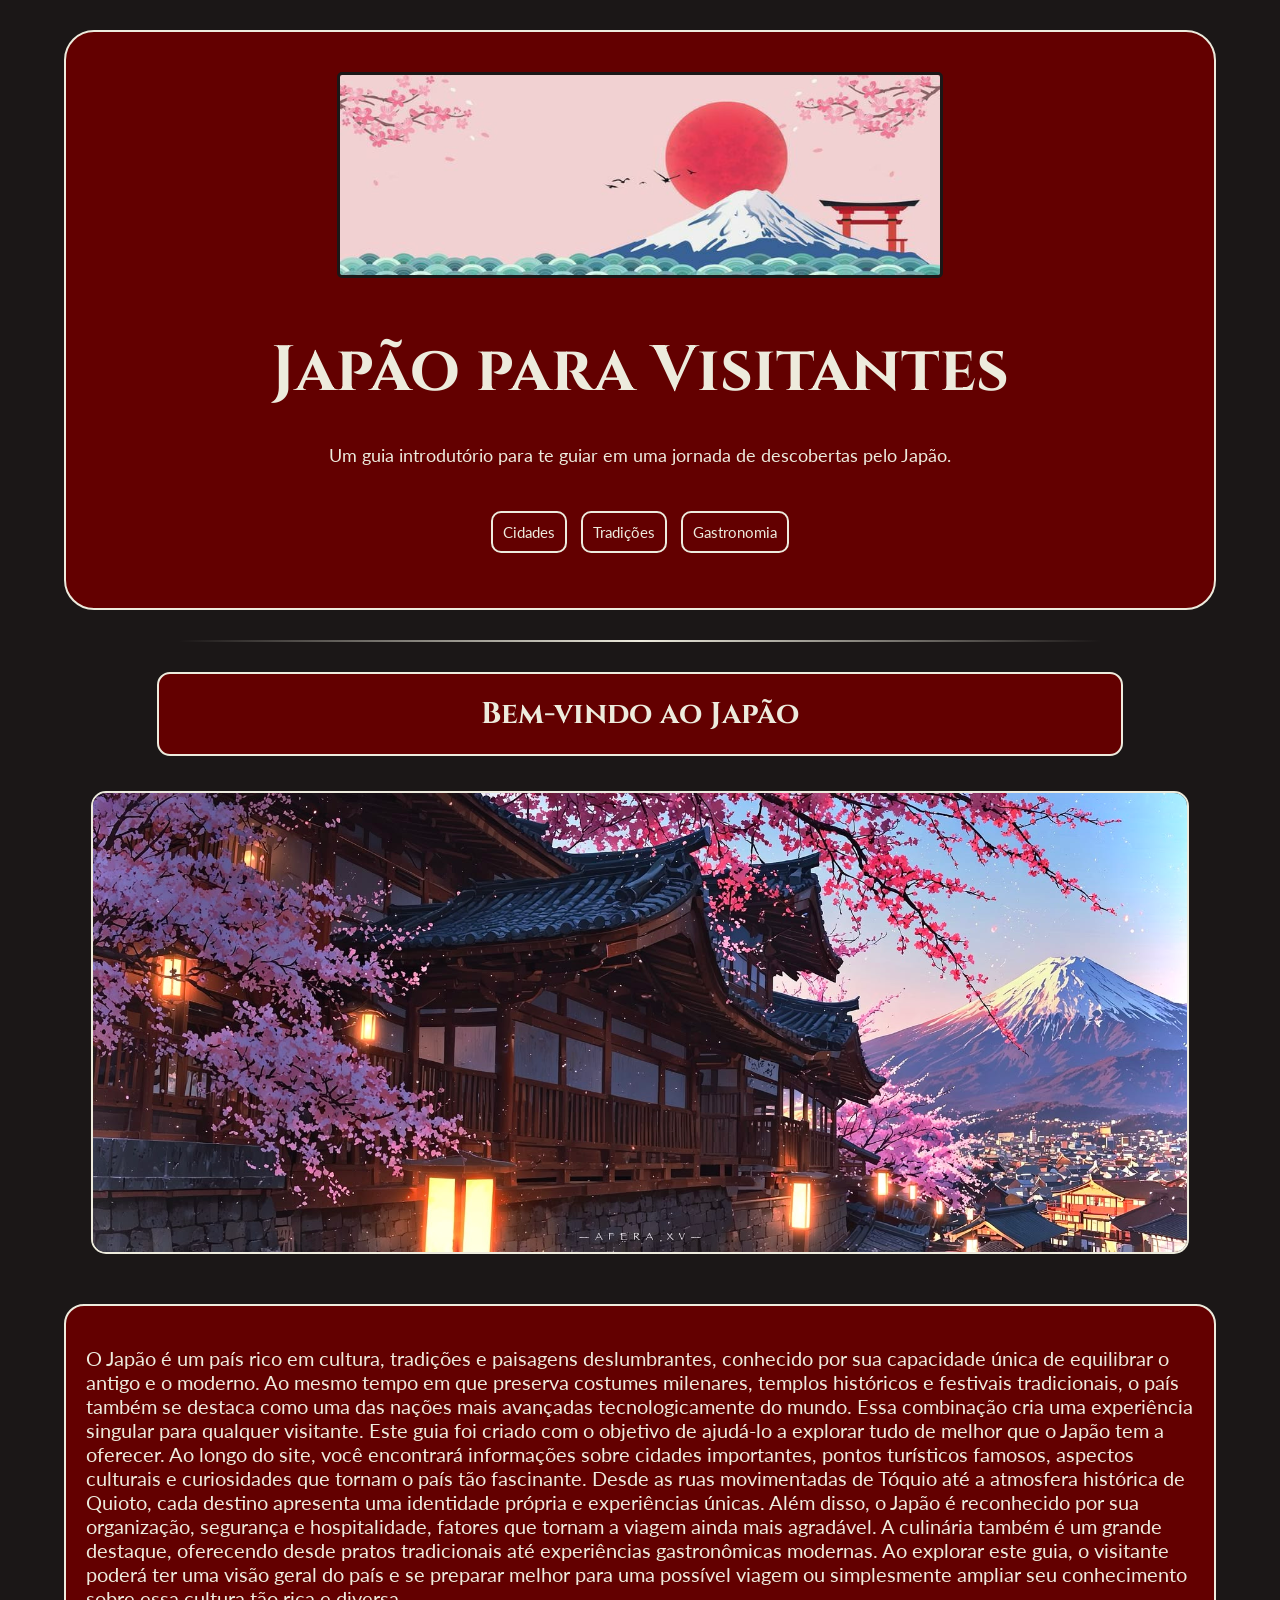
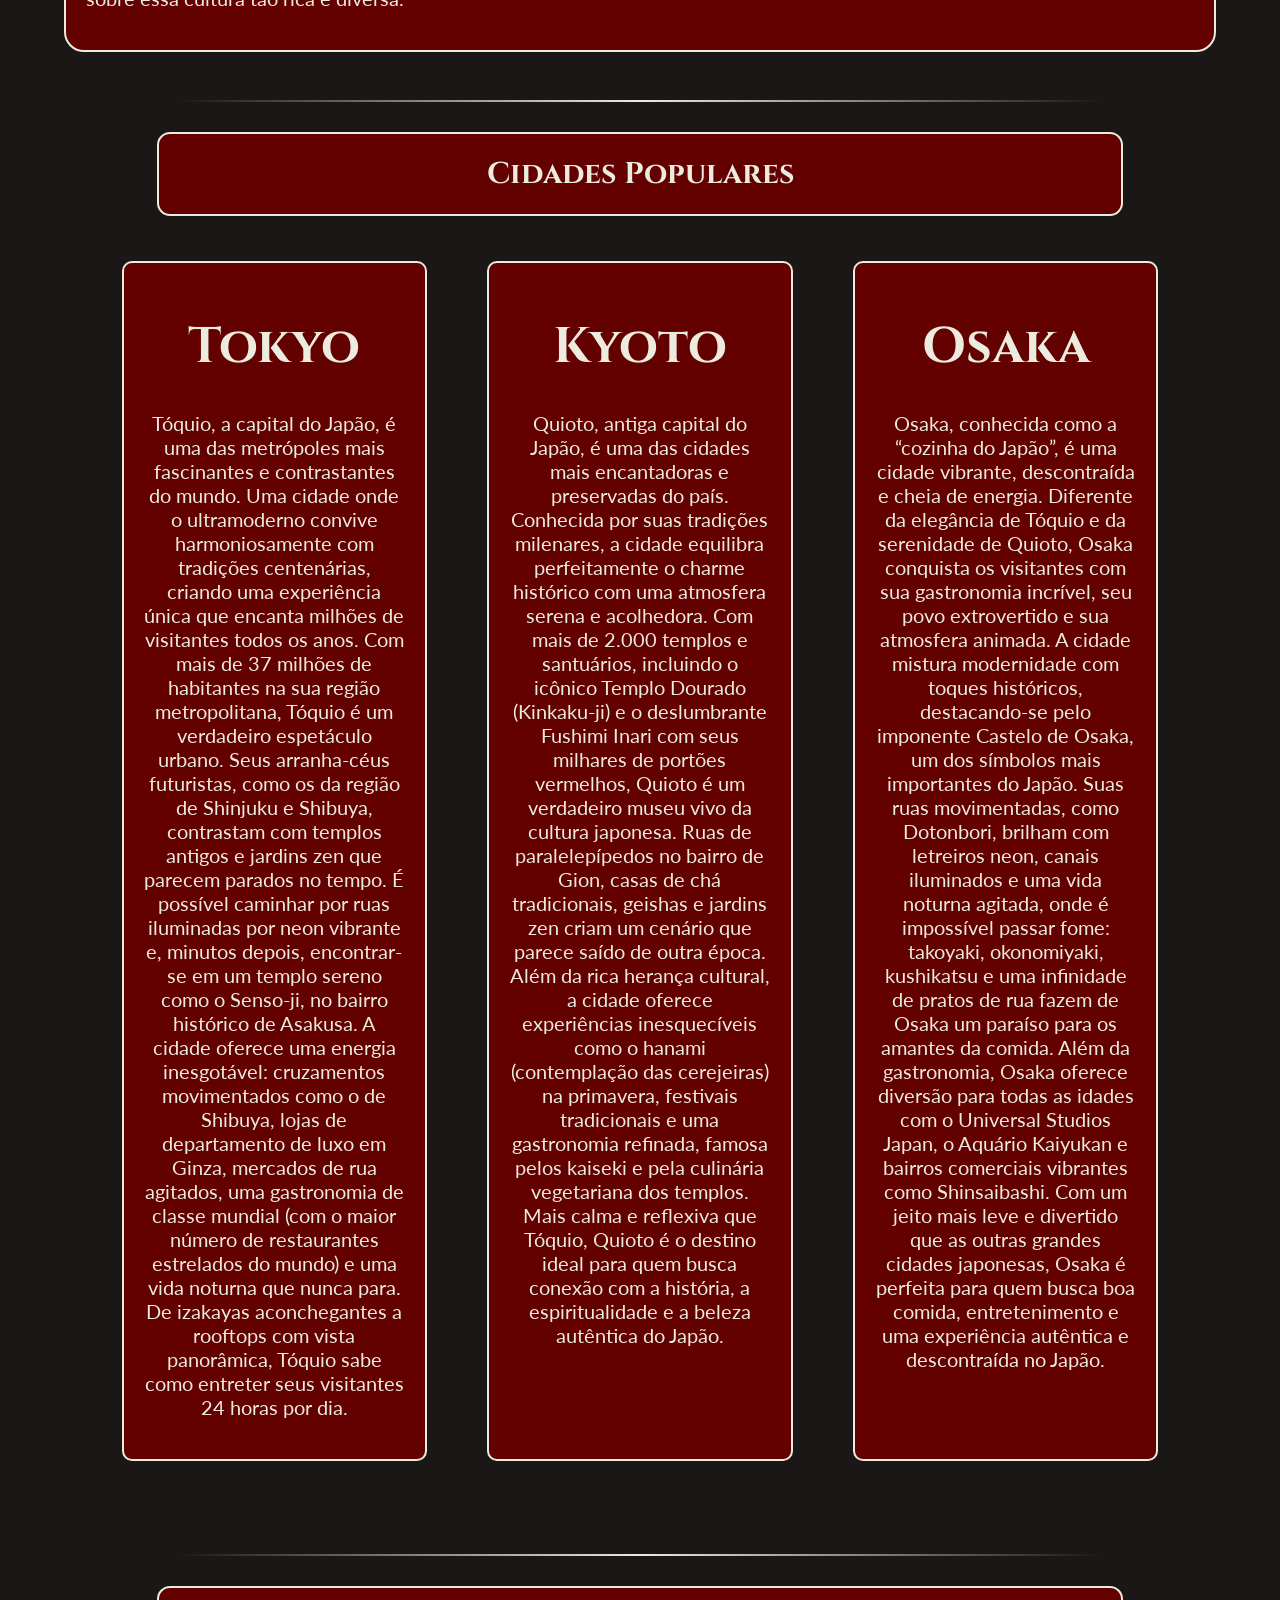
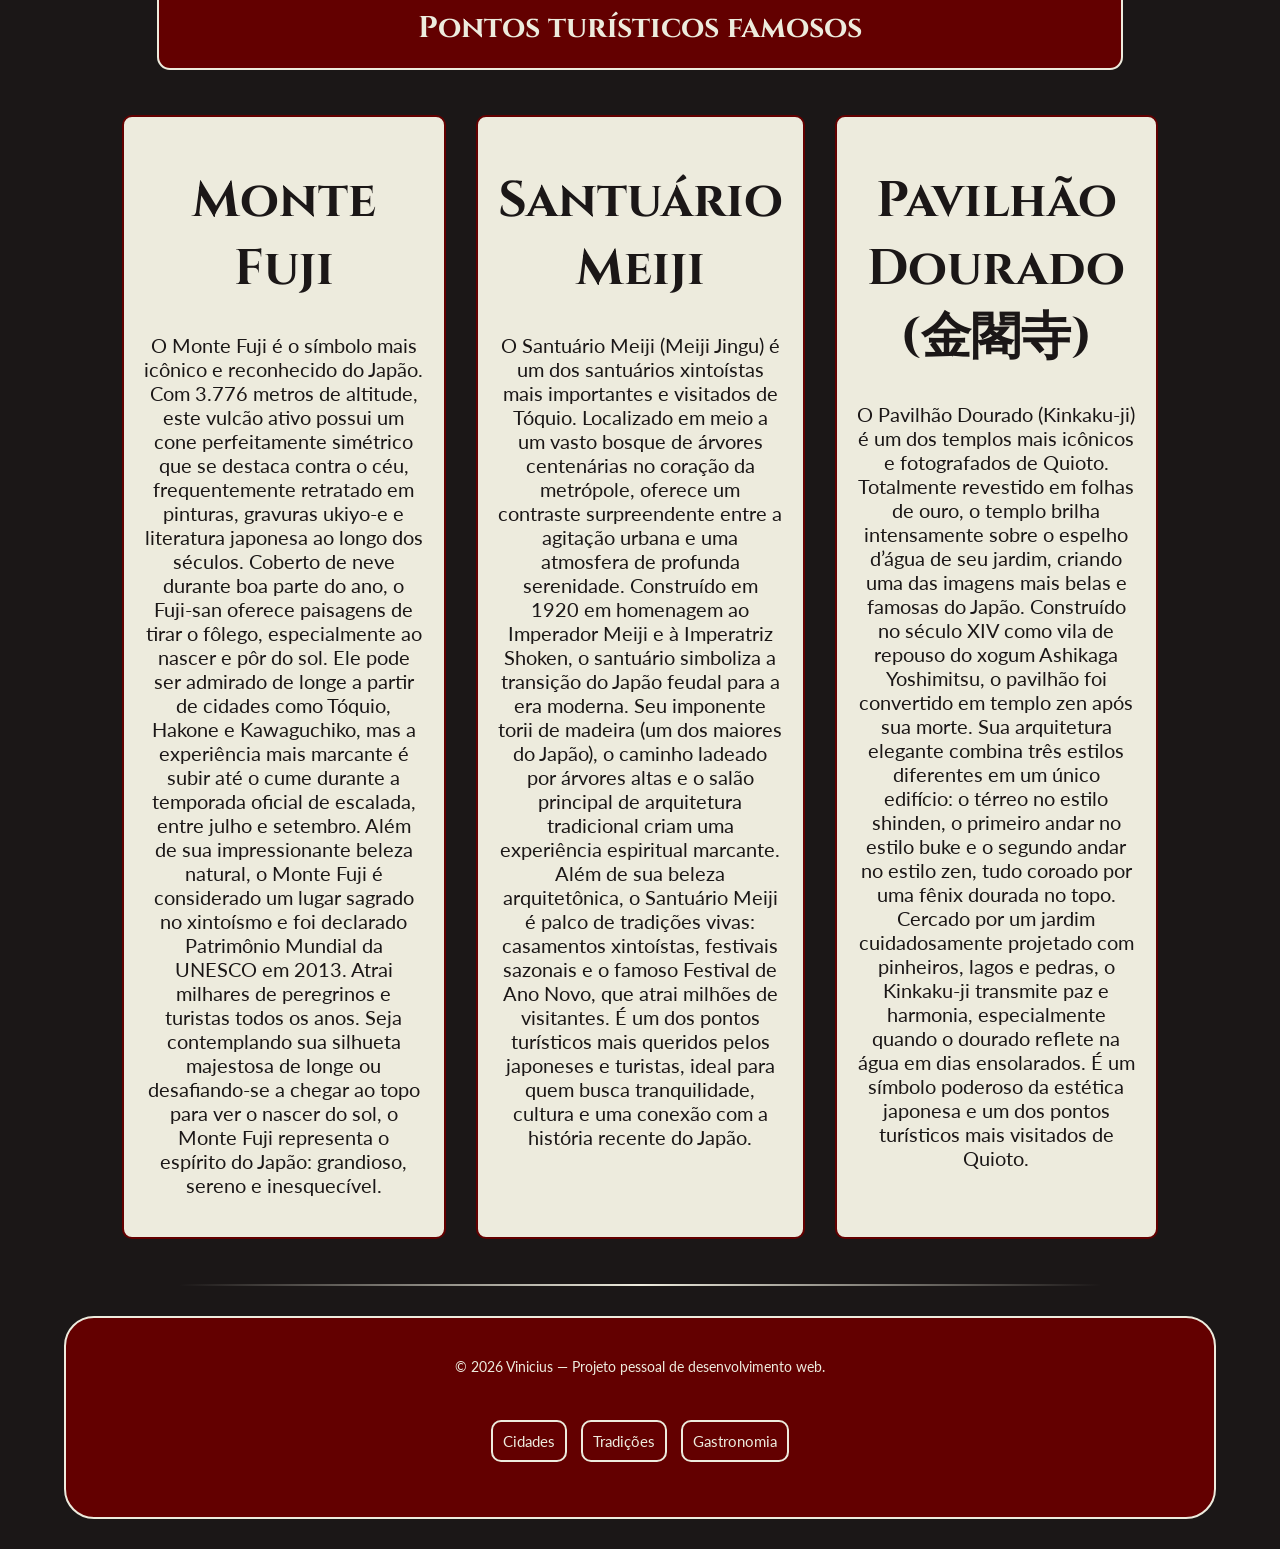
<file: index.html>
<!DOCTYPE html>
<html lang="pt-br">
<head>
    <meta charset="UTF-8">
    <meta name="viewport" content="width=device-width, initial-scale=1.0">
    <title>日本 Para Visitantes</title>
    <link rel="stylesheet" href="style.css">
    <link href="https://fonts.googleapis.com/css2?family=Cinzel&family=Lato:wght@400;700&display=swap" rel="stylesheet">
</head>
    <header>
        <img class="bannercenter" src="imagens/japan-banner.jpg" width="600" height="200" alt="Bandeira do Japão">

            <h1 class="titulo1">Japão para Visitantes</h1>
            <p class="textoboasvindas">Um guia introdutório para te guiar em uma jornada de descobertas pelo Japão.</p>

    <div class="headerfooter">
        <nav>
            <a href="cidades.html">Cidades</a>
            <a href="tradicoes.html">Tradições</a>
            <a href="gastronomia.html">Gastronomia</a>
        </nav>
    </div>
    </header>
<body>

<hr>

    <h2 class="boasvindas">Bem-vindo ao Japão</h2>
        <img class="imagemdeapresentação" src="imagens/japao-fundo.jpg" alt="Paisagem japonesa">
            <section class="sobre">
                <p>O Japão é um país rico em cultura, tradições e paisagens deslumbrantes, conhecido por sua capacidade única de equilibrar o antigo e o moderno. Ao mesmo tempo em que preserva costumes milenares, templos históricos e festivais tradicionais, o país também se destaca como uma das nações mais avançadas tecnologicamente do mundo. Essa combinação cria uma experiência singular para qualquer visitante.
                Este guia foi criado com o objetivo de ajudá-lo a explorar tudo de melhor que o Japão tem a oferecer. Ao longo do site, você encontrará informações sobre cidades importantes, pontos turísticos famosos, aspectos culturais e curiosidades que tornam o país tão fascinante. Desde as ruas movimentadas de Tóquio até a atmosfera histórica de Quioto, cada destino apresenta uma identidade própria e experiências únicas.
                Além disso, o Japão é reconhecido por sua organização, segurança e hospitalidade, fatores que tornam a viagem ainda mais agradável. A culinária também é um grande destaque, oferecendo desde pratos tradicionais até experiências gastronômicas modernas. Ao explorar este guia, o visitante poderá ter uma visão geral do país e se preparar melhor para uma possível viagem ou simplesmente ampliar seu conhecimento sobre essa cultura tão rica e diversa.
                </p>
            </section>
<br>
<hr>

    <h2 class="titulocards">Cidades Populares</h2>

    <div class="cardflex">
        <div class="cardcities">
            <h3>Tokyo</h3>
            <p>Tóquio, a capital do Japão, é uma das metrópoles mais fascinantes e contrastantes do mundo. Uma cidade onde o ultramoderno convive harmoniosamente com tradições centenárias, criando uma experiência única que encanta milhões de visitantes todos os anos.
Com mais de 37 milhões de habitantes na sua região metropolitana, Tóquio é um verdadeiro espetáculo urbano. Seus arranha-céus futuristas, como os da região de Shinjuku e Shibuya, contrastam com templos antigos e jardins zen que parecem parados no tempo. É possível caminhar por ruas iluminadas por neon vibrante e, minutos depois, encontrar-se em um templo sereno como o Senso-ji, no bairro histórico de Asakusa.
A cidade oferece uma energia inesgotável: cruzamentos movimentados como o de Shibuya, lojas de departamento de luxo em Ginza, mercados de rua agitados, uma gastronomia de classe mundial (com o maior número de restaurantes estrelados do mundo) e uma vida noturna que nunca para. De izakayas aconchegantes a rooftops com vista panorâmica, Tóquio sabe como entreter seus visitantes 24 horas por dia.</p>
        </div>

<br>

    <div class="cardcities">
        <h3>Kyoto</h3>
        <p>Quioto, antiga capital do Japão, é uma das cidades mais encantadoras e preservadas do país. Conhecida por suas tradições milenares, a cidade equilibra perfeitamente o charme histórico com uma atmosfera serena e acolhedora.
Com mais de 2.000 templos e santuários, incluindo o icônico Templo Dourado (Kinkaku-ji) e o deslumbrante Fushimi Inari com seus milhares de portões vermelhos, Quioto é um verdadeiro museu vivo da cultura japonesa. Ruas de paralelepípedos no bairro de Gion, casas de chá tradicionais, geishas e jardins zen criam um cenário que parece saído de outra época.
Além da rica herança cultural, a cidade oferece experiências inesquecíveis como o hanami (contemplação das cerejeiras) na primavera, festivais tradicionais e uma gastronomia refinada, famosa pelos kaiseki e pela culinária vegetariana dos templos.
Mais calma e reflexiva que Tóquio, Quioto é o destino ideal para quem busca conexão com a história, a espiritualidade e a beleza autêntica do Japão.</p>
    </div>

<br>

    <div class="cardcities">
        <h3>Osaka</h3>
        <p>Osaka, conhecida como a “cozinha do Japão”, é uma cidade vibrante, descontraída e cheia de energia. Diferente da elegância de Tóquio e da serenidade de Quioto, Osaka conquista os visitantes com sua gastronomia incrível, seu povo extrovertido e sua atmosfera animada.
A cidade mistura modernidade com toques históricos, destacando-se pelo imponente Castelo de Osaka, um dos símbolos mais importantes do Japão. Suas ruas movimentadas, como Dotonbori, brilham com letreiros neon, canais iluminados e uma vida noturna agitada, onde é impossível passar fome: takoyaki, okonomiyaki, kushikatsu e uma infinidade de pratos de rua fazem de Osaka um paraíso para os amantes da comida.
Além da gastronomia, Osaka oferece diversão para todas as idades com o Universal Studios Japan, o Aquário Kaiyukan e bairros comerciais vibrantes como Shinsaibashi. Com um jeito mais leve e divertido que as outras grandes cidades japonesas, Osaka é perfeita para quem busca boa comida, entretenimento e uma experiência autêntica e descontraída no Japão.</p>
    </div>
    </div>

<br>

<hr>

    <h2 class="titulocards">Pontos turísticos famosos</h2>

        <div class="cardflex">
            <div class="cardpoints">
                <h3>Monte Fuji</h3>
                <p>O Monte Fuji é o símbolo mais icônico e reconhecido do Japão. Com 3.776 metros de altitude, este vulcão ativo possui um cone perfeitamente simétrico que se destaca contra o céu, frequentemente retratado em pinturas, gravuras ukiyo-e e literatura japonesa ao longo dos séculos.
Coberto de neve durante boa parte do ano, o Fuji-san oferece paisagens de tirar o fôlego, especialmente ao nascer e pôr do sol. Ele pode ser admirado de longe a partir de cidades como Tóquio, Hakone e Kawaguchiko, mas a experiência mais marcante é subir até o cume durante a temporada oficial de escalada, entre julho e setembro.
Além de sua impressionante beleza natural, o Monte Fuji é considerado um lugar sagrado no xintoísmo e foi declarado Patrimônio Mundial da UNESCO em 2013. Atrai milhares de peregrinos e turistas todos os anos. Seja contemplando sua silhueta majestosa de longe ou desafiando-se a chegar ao topo para ver o nascer do sol, o Monte Fuji representa o espírito do Japão: grandioso, sereno e inesquecível.</p>
            </div>

            <div class="cardpoints">
                <h3>Santuário Meiji</h3>
                <p>O Santuário Meiji (Meiji Jingu) é um dos santuários xintoístas mais importantes e visitados de Tóquio. Localizado em meio a um vasto bosque de árvores centenárias no coração da metrópole, oferece um contraste surpreendente entre a agitação urbana e uma atmosfera de profunda serenidade.
Construído em 1920 em homenagem ao Imperador Meiji e à Imperatriz Shoken, o santuário simboliza a transição do Japão feudal para a era moderna. Seu imponente torii de madeira (um dos maiores do Japão), o caminho ladeado por árvores altas e o salão principal de arquitetura tradicional criam uma experiência espiritual marcante.
Além de sua beleza arquitetônica, o Santuário Meiji é palco de tradições vivas: casamentos xintoístas, festivais sazonais e o famoso Festival de Ano Novo, que atrai milhões de visitantes. É um dos pontos turísticos mais queridos pelos japoneses e turistas, ideal para quem busca tranquilidade, cultura e uma conexão com a história recente do Japão.</p>
            </div>

            <div class="cardpoints">
                <h3>Pavilhão Dourado<br> (金閣寺)</h3>
                <p>O Pavilhão Dourado (Kinkaku-ji) é um dos templos mais icônicos e fotografados de Quioto. Totalmente revestido em folhas de ouro, o templo brilha intensamente sobre o espelho d’água de seu jardim, criando uma das imagens mais belas e famosas do Japão.
Construído no século XIV como vila de repouso do xogum Ashikaga Yoshimitsu, o pavilhão foi convertido em templo zen após sua morte. Sua arquitetura elegante combina três estilos diferentes em um único edifício: o térreo no estilo shinden, o primeiro andar no estilo buke e o segundo andar no estilo zen, tudo coroado por uma fênix dourada no topo.
Cercado por um jardim cuidadosamente projetado com pinheiros, lagos e pedras, o Kinkaku-ji transmite paz e harmonia, especialmente quando o dourado reflete na água em dias ensolarados. É um símbolo poderoso da estética japonesa e um dos pontos turísticos mais visitados de Quioto.</p>
            </div>
        </div>

<hr>
    <footer>
        <p class="centerfooter">© 2026 Vinicius — Projeto pessoal de desenvolvimento web.</p>
    <div class="headerfooter">
        <nav class="navegação">
            <a href="cidades.html">Cidades</a>
            <a href="tradicoes.html">Tradições</a>
            <a href="gastronomia.html">Gastronomia</a>
        </nav>
    </div>
    </footer>
</body>
</html>
</file>
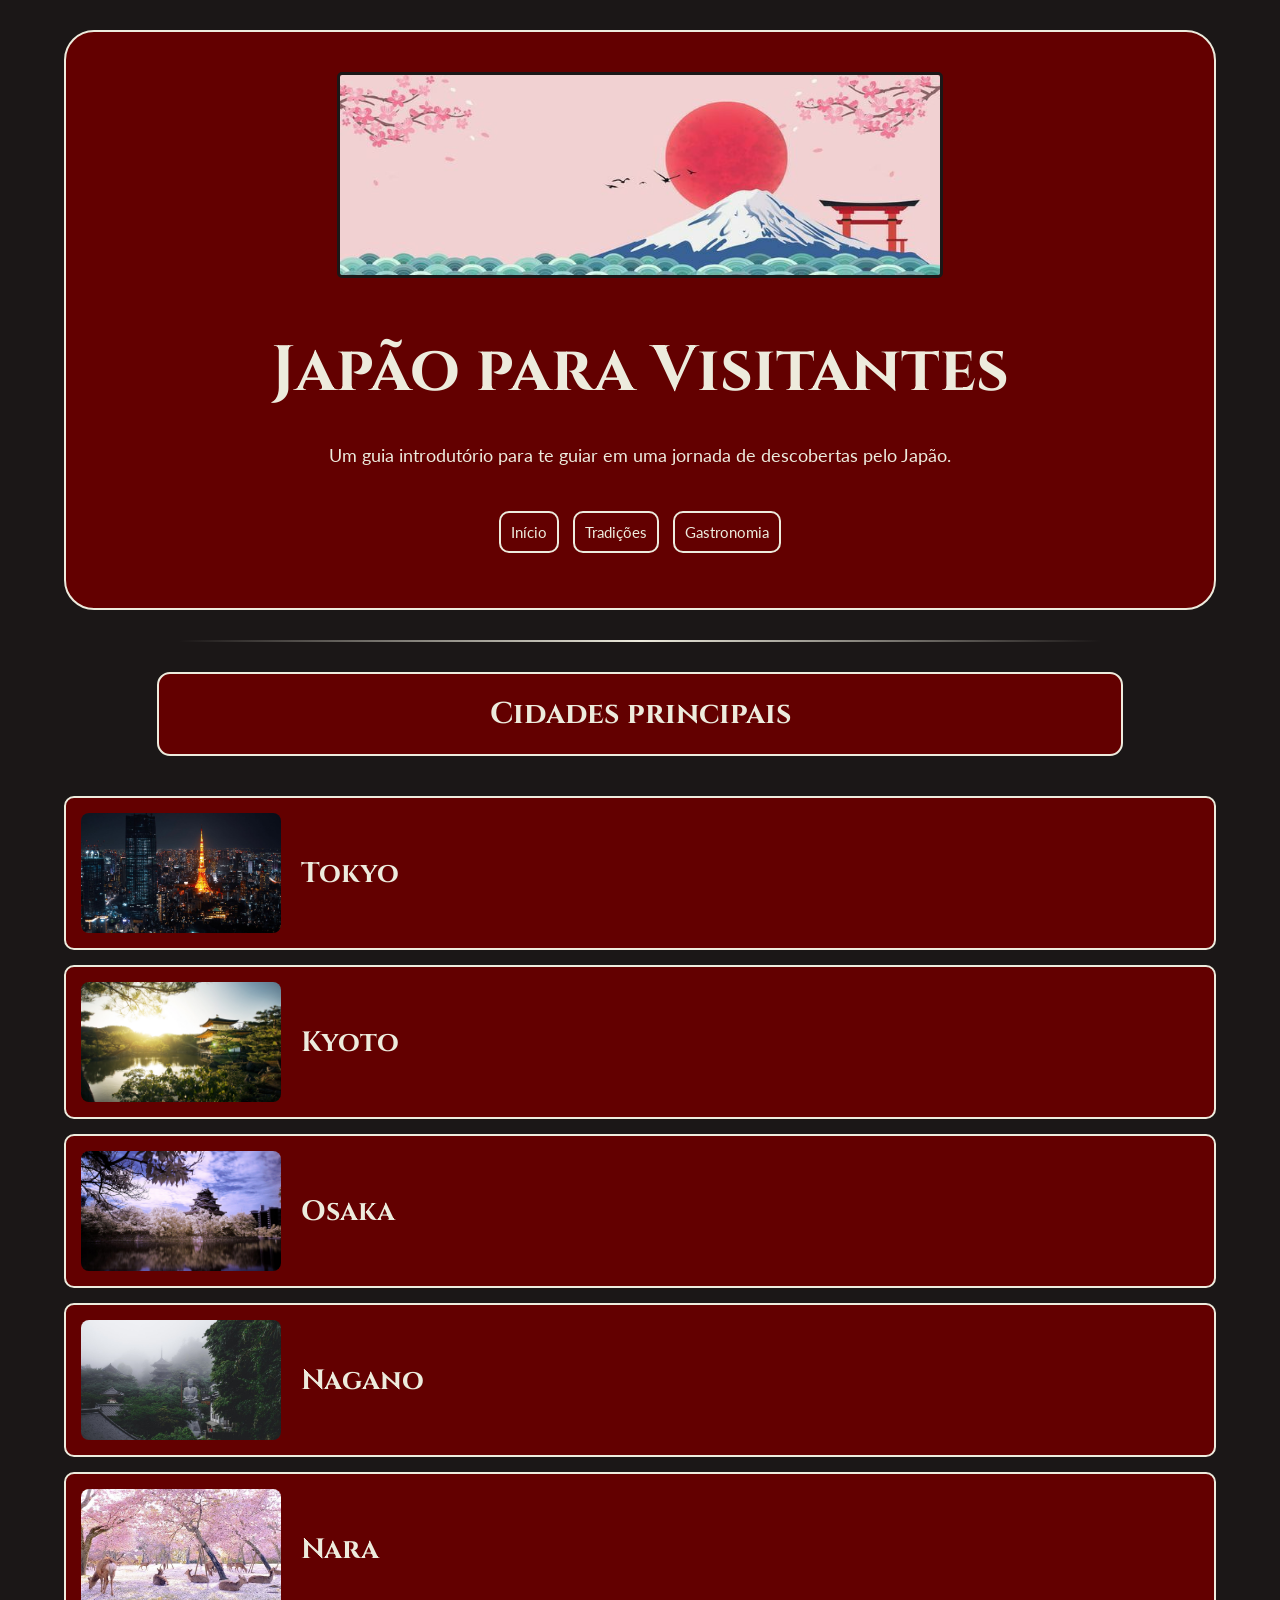
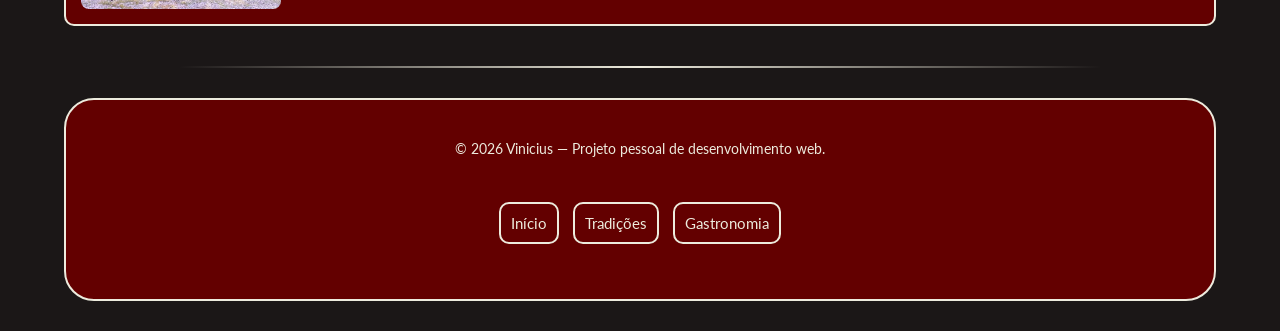
<file: cidades.html>
<!DOCTYPE html>
<html lang="pt-br">
<head>
    <meta charset="UTF-8">
    <meta name="viewport" content="width=device-width, initial-scale=1.0">
    <title>日本 Para Visitantes</title>
    <link rel="stylesheet" href="style.css">
    <link href="https://fonts.googleapis.com/css2?family=Cinzel&family=Lato:wght@400;700&display=swap" rel="stylesheet">
</head>
    <header>
        <img class="bannercenter" src="imagens/japan-banner.jpg" width="600" height="200" alt="Bandeira do Japão">

            <h1 class="titulo1">Japão para Visitantes</h1>
            <p class="textoboasvindas">Um guia introdutório para te guiar em uma jornada de descobertas pelo Japão.</p>

    <div class="headerfooter">
        <nav>
            <a href="index.html">Início</a>
            <a href="tradicoes.html">Tradições</a>
            <a href="gastronomia.html">Gastronomia</a>
        </nav>
    </div>
    </header>
<body>

<hr>

    <h2 class="boasvindas">Cidades principais</h2>

<div class="cards-container">

    <a href="tokyo.html" class="cidade-card">
        <img src="imagens/Tokyo-City-View.jpg" alt="Tokyo">
        <h2>Tokyo</h2>
    </a>

    <a href="kyoto.html" class="cidade-card">
        <img src="imagens/Kyoto-View.jpg" alt="Kyoto">
        <h2>Kyoto</h2>
    </a>

    <a href="osaka.html" class="cidade-card">
        <img src="imagens/Osaka-View.jpg" alt="Osaka">
        <h2>Osaka</h2>
    </a>

    <a href="nagano.html" class="cidade-card">
        <img src="imagens/Nagano-View.jpg" alt="Nagano">
        <h2>Nagano</h2>
    </a>

    <a href="nara.html" class="cidade-card">
        <img src="imagens/Nara-View.jpg" alt="Nara">
        <h2>Nara</h2>
    </a>

</div>

<hr>

<footer>
        <p class="centerfooter">© 2026 Vinicius — Projeto pessoal de desenvolvimento web.</p>
    <div class="headerfooter">
        <nav class="navegação">
            <a href="index.html">Início</a>
            <a href="tradicoes.html">Tradições</a>
            <a href="gastronomia.html">Gastronomia</a>
        </nav>
    </div>
    </footer>
</body>
</html>
</file>
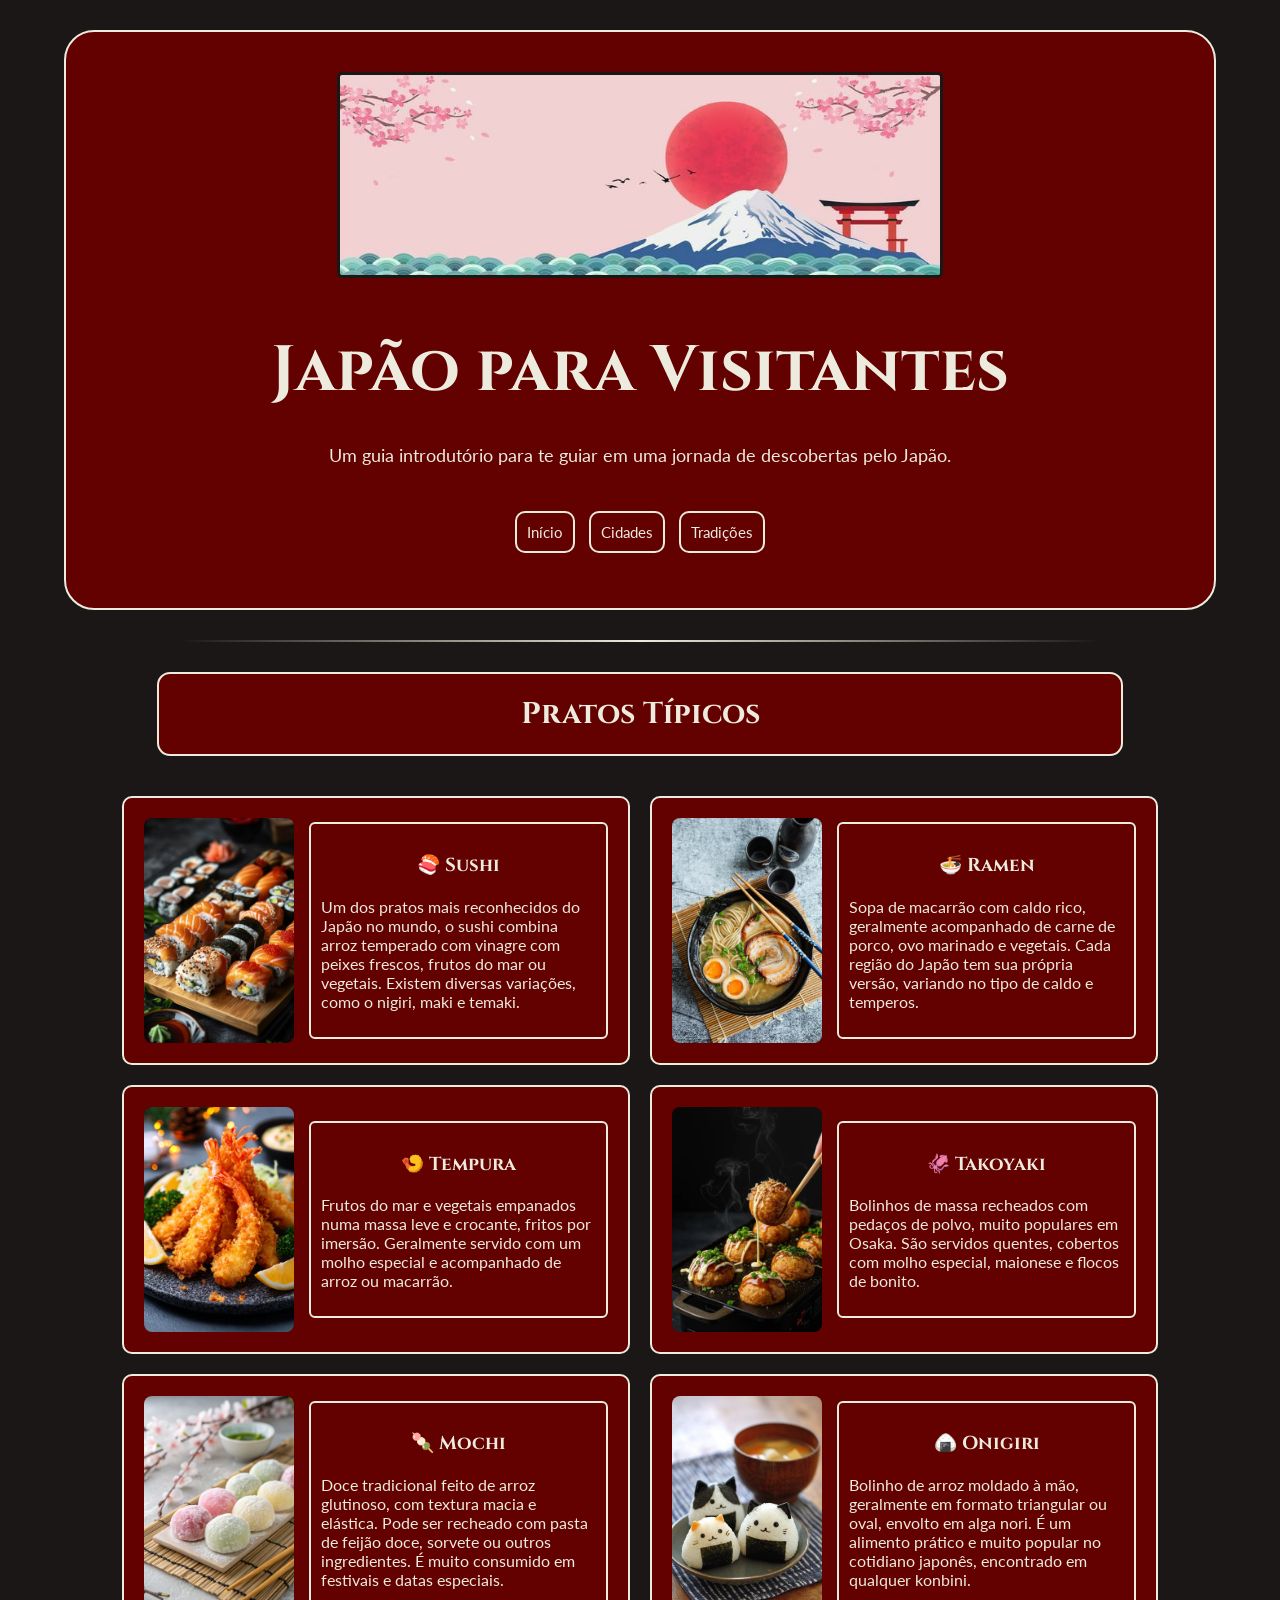
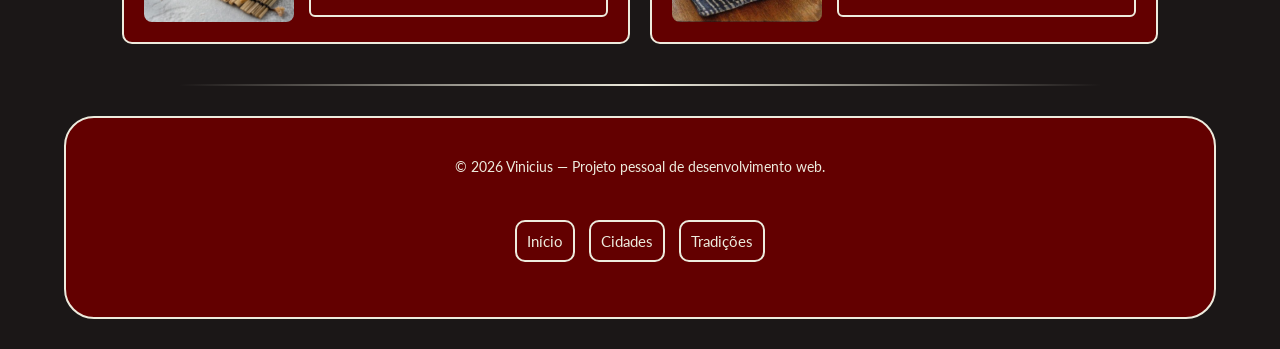
<file: gastronomia.html>
<meta charset="UTF-8">
    <meta name="viewport" content="width=device-width, initial-scale=1.0">
    <title>日本 Para Visitantes</title>
    <link rel="stylesheet" href="style.css">
    <link href="https://fonts.googleapis.com/css2?family=Cinzel&family=Lato:wght@400;700&display=swap" rel="stylesheet">
</head>
    <header>
        <img class="bannercenter" src="imagens/japan-banner.jpg" width="600" height="200" alt="Bandeira do Japão">

            <h1 class="titulo1">Japão para Visitantes</h1>
            <p class="textoboasvindas">Um guia introdutório para te guiar em uma jornada de descobertas pelo Japão.</p>

    <div class="headerfooter">
        <nav>
            <a href="index.html">Início</a>
            <a href="cidades.html">Cidades</a>
            <a href="tradicoes.html">Tradições</a>
        </nav>
    </div>
    </header>
<body>

<hr>

<h2 class="boasvindas">Pratos Típicos</h2>

<div class="grid-tradicoes">

    <div class="card-tradicao">
        <img src="imagens/sushi.jpg" alt="Sushi">
        <div class="scroll-box">
            <h3>🍣 Sushi</h3>
            <p>Um dos pratos mais reconhecidos do Japão no mundo, o sushi combina arroz temperado com vinagre com peixes frescos, frutos do mar ou vegetais. Existem diversas variações, como o nigiri, maki e temaki.</p>
        </div>
    </div>

    <div class="card-tradicao">
        <img src="imagens/ramen.jpg" alt="Ramen">
        <div class="scroll-box">
            <h3>🍜 Ramen</h3>
            <p>Sopa de macarrão com caldo rico, geralmente acompanhado de carne de porco, ovo marinado e vegetais. Cada região do Japão tem sua própria versão, variando no tipo de caldo e temperos.</p>
        </div>
    </div>

    <div class="card-tradicao">
        <img src="imagens/tempura.jpg" alt="Tempura">
        <div class="scroll-box">
            <h3>🍤 Tempura</h3>
            <p>Frutos do mar e vegetais empanados numa massa leve e crocante, fritos por imersão. Geralmente servido com um molho especial e acompanhado de arroz ou macarrão.</p>
        </div>
    </div>

    <div class="card-tradicao">
        <img src="imagens/takoyaki.jpg" alt="Takoyaki">
        <div class="scroll-box">
            <h3>🦑 Takoyaki</h3>
            <p>Bolinhos de massa recheados com pedaços de polvo, muito populares em Osaka. São servidos quentes, cobertos com molho especial, maionese e flocos de bonito.</p>
        </div>
    </div>

    <div class="card-tradicao">
        <img src="imagens/mochi.jpg" alt="Mochi">
        <div class="scroll-box">
            <h3>🍡 Mochi</h3>
            <p>Doce tradicional feito de arroz glutinoso, com textura macia e elástica. Pode ser recheado com pasta de feijão doce, sorvete ou outros ingredientes. É muito consumido em festivais e datas especiais.</p>
        </div>
    </div>

    <div class="card-tradicao">
        <img src="imagens/onigiri.jpg" alt="Onigiri">
        <div class="scroll-box">
            <h3>🍙 Onigiri</h3>
            <p>Bolinho de arroz moldado à mão, geralmente em formato triangular ou oval, envolto em alga nori. É um alimento prático e muito popular no cotidiano japonês, encontrado em qualquer konbini.</p>
        </div>
    </div>

</div>

<hr>

    <footer>
        <p class="centerfooter">© 2026 Vinicius — Projeto pessoal de desenvolvimento web.</p>
    <div class="headerfooter">
        <nav class="navegação">
            <a href="index.html">Início</a>
            <a href="cidades.html">Cidades</a>
            <a href="tradicoes.html">Tradições</a>
        </nav>
    </div>
    </footer>
</body>
</html>
</file>
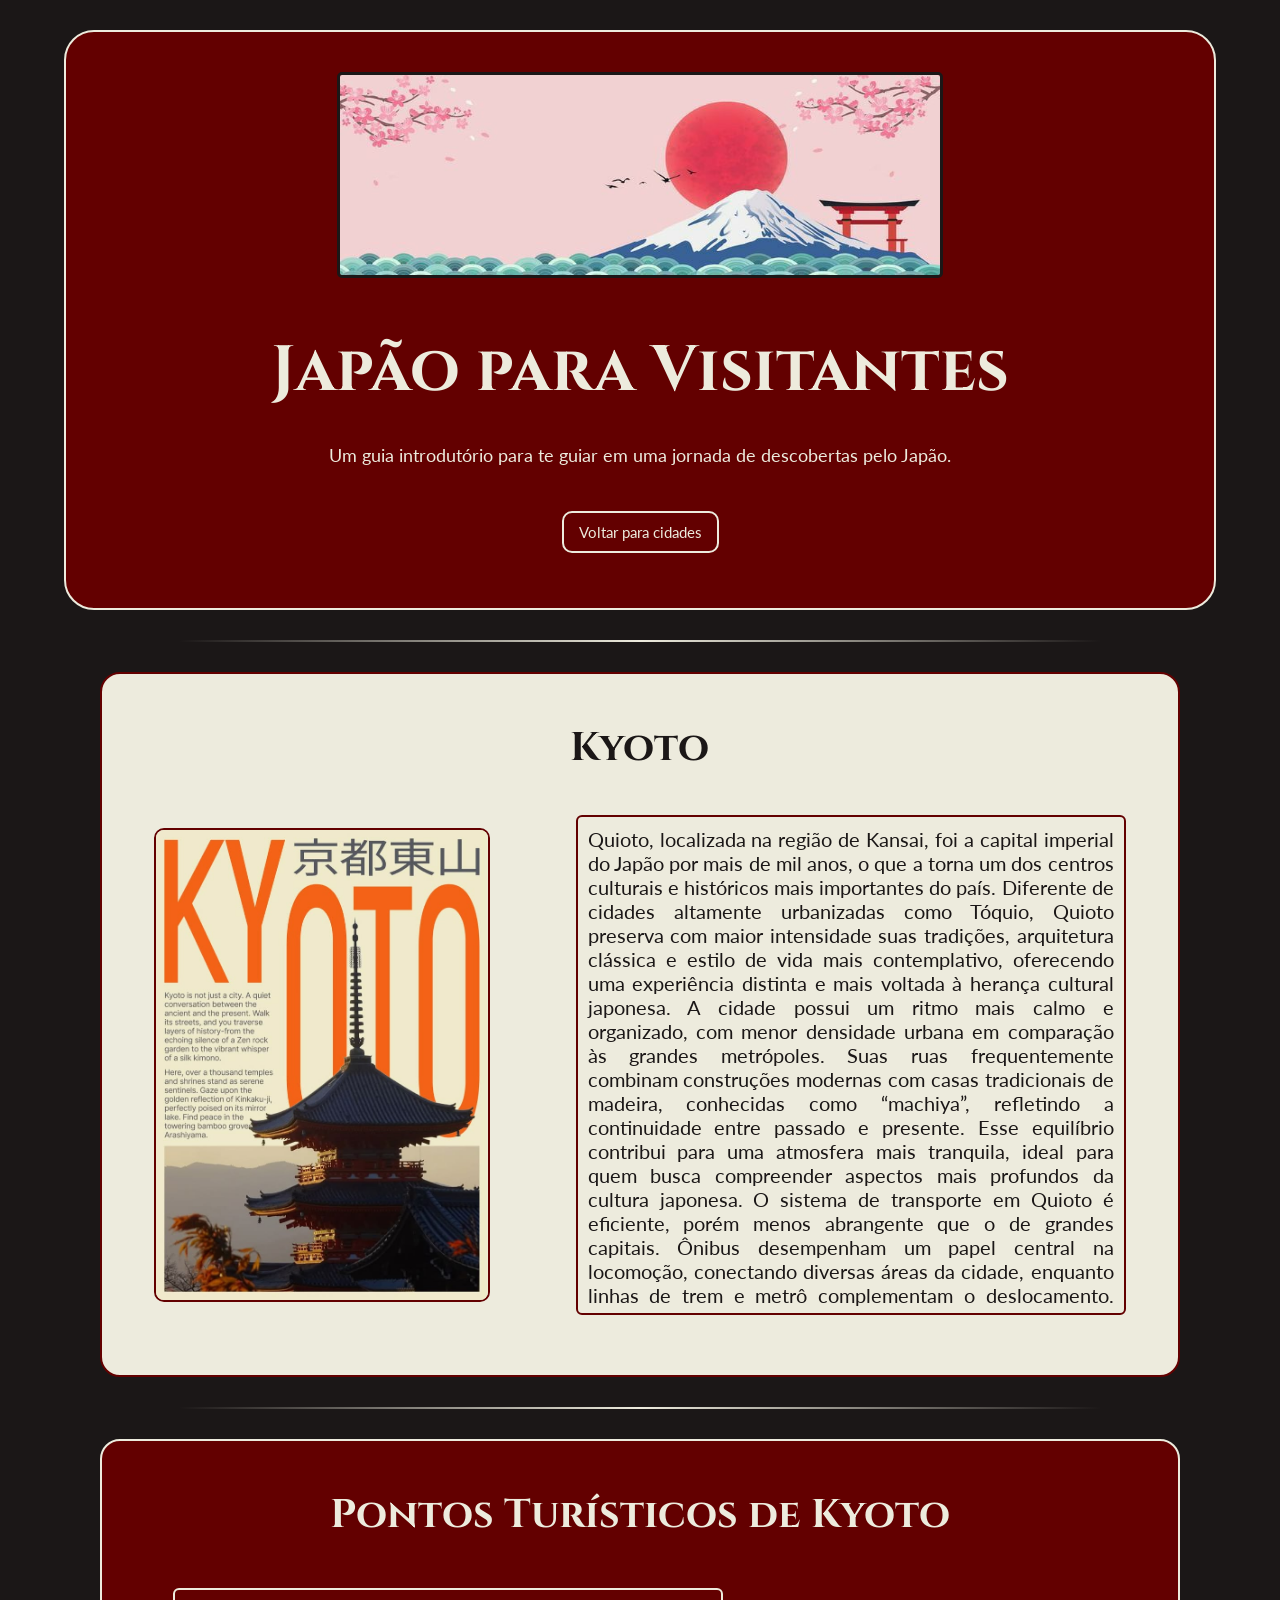
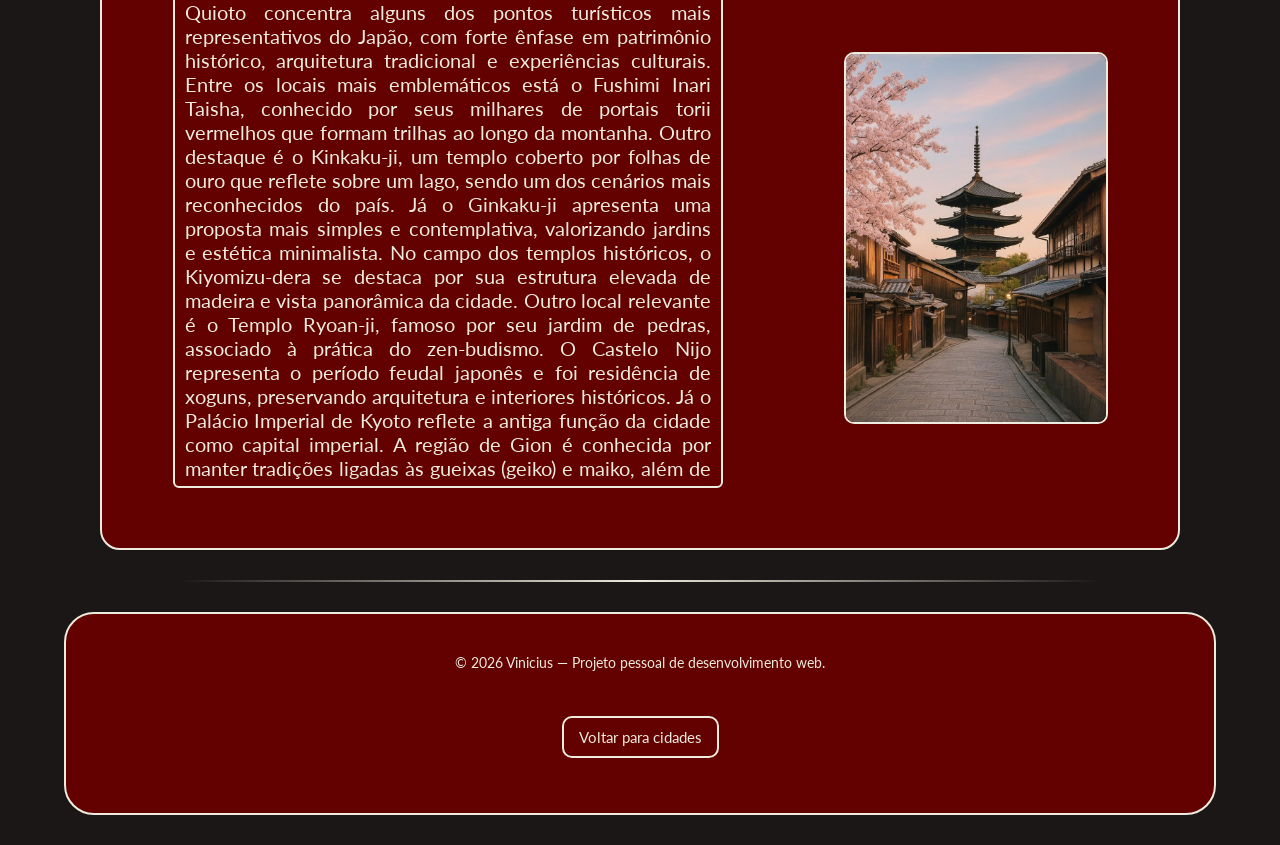
<file: kyoto.html>
<!DOCTYPE html>
<html lang="pt-br">
<head>
    <meta charset="UTF-8">
    <meta name="viewport" content="width=device-width, initial-scale=1.0">
    <title>日本 Para Visitantes</title>
    <link rel="stylesheet" href="style.css">
    <link href="https://fonts.googleapis.com/css2?family=Cinzel&family=Lato:wght@400;700&display=swap" rel="stylesheet">
</head>
    <header>
        <img class="bannercenter" src="imagens/japan-banner.jpg" width="600" height="200" alt="Bandeira do Japão">

            <h1 class="titulo1">Japão para Visitantes</h1>
            <p class="textoboasvindas">Um guia introdutório para te guiar em uma jornada de descobertas pelo Japão.</p>

    <div class="headerfootercidades">
        <nav>
            <a href="cidades.html">Voltar para cidades</a>
        </nav>
    </div>
    </header>
<body>

<hr>

<div class="apresentação-cidades-pontos">
    <h1>Kyoto</h1>
        <div class="conteudo-cidades-pontos">
            <img src="imagens/Kyoto-Typograph-Poster.jpg" alt="apresentação-Kyoto">
                <p>Quioto, localizada na região de Kansai, foi a capital imperial do Japão por mais de mil anos, o que a torna um dos centros culturais e históricos mais importantes do país. Diferente de cidades altamente urbanizadas como Tóquio, Quioto preserva com maior intensidade suas tradições, arquitetura clássica e estilo de vida mais contemplativo, oferecendo uma experiência distinta e mais voltada à herança cultural japonesa.

A cidade possui um ritmo mais calmo e organizado, com menor densidade urbana em comparação às grandes metrópoles. Suas ruas frequentemente combinam construções modernas com casas tradicionais de madeira, conhecidas como “machiya”, refletindo a continuidade entre passado e presente. Esse equilíbrio contribui para uma atmosfera mais tranquila, ideal para quem busca compreender aspectos mais profundos da cultura japonesa.

O sistema de transporte em Quioto é eficiente, porém menos abrangente que o de grandes capitais. Ônibus desempenham um papel central na locomoção, conectando diversas áreas da cidade, enquanto linhas de trem e metrô complementam o deslocamento. Para visitantes, isso exige um pouco mais de planejamento, mas ainda assim permite acesso prático à maioria das regiões.

Culturalmente, Quioto é um dos principais polos de preservação das tradições japonesas. É comum encontrar práticas como cerimônia do chá, uso de vestimentas tradicionais e manifestações artísticas que remontam a séculos de história. A cidade também é conhecida pela presença das gueixas (geiko) e aprendizes (maiko), especialmente em distritos específicos, mantendo viva uma das expressões culturais mais emblemáticas do Japão.

A etiqueta social em Quioto tende a ser ainda mais valorizada, com forte ênfase em respeito, discrição e formalidade. Visitantes são incentivados a adotar comportamentos adequados, como falar em tom moderado, respeitar espaços privados e seguir regras locais, especialmente em áreas residenciais e tradicionais.

O custo de vida e de turismo pode variar, sendo geralmente moderado a elevado dependendo da época do ano. Durante períodos de alta demanda, como a primavera e o outono, a cidade recebe um grande fluxo de visitantes, o que impacta preços e disponibilidade de hospedagem. Fora dessas épocas, é possível encontrar opções mais acessíveis.

O clima em Quioto apresenta estações bem definidas, com verões quentes e úmidos e invernos frios, ocasionalmente com neve. A primavera e o outono são considerados os períodos mais agradáveis, tanto pelas condições climáticas quanto pelas mudanças na paisagem natural.

A culinária local possui características próprias, conhecida como “kyo-ryori”, que valoriza ingredientes sazonais e apresentações delicadas. Pratos costumam ser mais sutis em sabor e aparência, refletindo a estética tradicional japonesa e a atenção aos detalhes.

Outro aspecto relevante é o forte senso de identidade cultural presente na cidade. Quioto mantém uma relação mais próxima com suas raízes históricas, priorizando a preservação em vez da constante transformação. Isso se reflete tanto na arquitetura quanto no comportamento da população e nas políticas de conservação urbana.

De forma geral, Quioto representa o lado mais tradicional e histórico do Japão. Para quem deseja compreender a essência cultural do país, seus costumes e sua evolução ao longo do tempo, a cidade oferece um contexto rico e aprofundado, complementando a experiência proporcionada por centros urbanos mais modernos.</p>
        </div>
    </div>

<hr>

<div class="apresentação-pontos-turisticos">
    <h1>Pontos Turísticos de Kyoto</h1>
        <div class="conteudo-cidades-pontos invertido">
            <img src="imagens/Kyoto-Turismo.jpg" alt="Turismo-Kyoto">
                <p>Quioto concentra alguns dos pontos turísticos mais representativos do Japão, com forte ênfase em patrimônio histórico, arquitetura tradicional e experiências culturais.

Entre os locais mais emblemáticos está o Fushimi Inari Taisha, conhecido por seus milhares de portais torii vermelhos que formam trilhas ao longo da montanha. Outro destaque é o Kinkaku-ji, um templo coberto por folhas de ouro que reflete sobre um lago, sendo um dos cenários mais reconhecidos do país. Já o Ginkaku-ji apresenta uma proposta mais simples e contemplativa, valorizando jardins e estética minimalista.

No campo dos templos históricos, o Kiyomizu-dera se destaca por sua estrutura elevada de madeira e vista panorâmica da cidade. Outro local relevante é o Templo Ryoan-ji, famoso por seu jardim de pedras, associado à prática do zen-budismo.

O Castelo Nijo representa o período feudal japonês e foi residência de xoguns, preservando arquitetura e interiores históricos. Já o Palácio Imperial de Kyoto reflete a antiga função da cidade como capital imperial.

A região de Gion é conhecida por manter tradições ligadas às gueixas (geiko) e maiko, além de ruas preservadas com construções antigas. Outro ambiente tradicional é Higashiyama, com ruas estreitas, lojas artesanais e forte identidade cultural.

Para contato com a natureza, o Arashiyama é um dos destinos mais visitados, especialmente por sua famosa floresta de bambu. Próximo dali, encontra-se a Ponte Togetsukyo, que oferece uma vista característica da região.

Outro destaque é o Templo Tenryu-ji, classificado como Patrimônio Mundial, com jardins que seguem o estilo tradicional japonês. Para experiências mais contemplativas, o Caminho do Filósofo proporciona uma caminhada tranquila ao longo de um canal cercado por natureza.

Quioto também abriga mercados tradicionais, como o Mercado Nishiki, onde é possível conhecer ingredientes e pratos típicos da culinária local.

A variedade de pontos turísticos em Quioto reflete sua importância histórica e cultural. Cada local oferece uma perspectiva diferente sobre o Japão tradicional, permitindo ao visitante uma imersão mais profunda nos costumes, arquitetura e valores que moldaram o país ao longo dos séculos.</p>
        </div>
</div>

<hr>

<footer>
        <p class="centerfooter">© 2026 Vinicius — Projeto pessoal de desenvolvimento web.</p>
    <div class="headerfootercidades">
        <nav class="navegação">
            <a href="cidades.html">Voltar para cidades</a>
        </nav>
    </div>
    </footer>
</body>
</html>
</file>
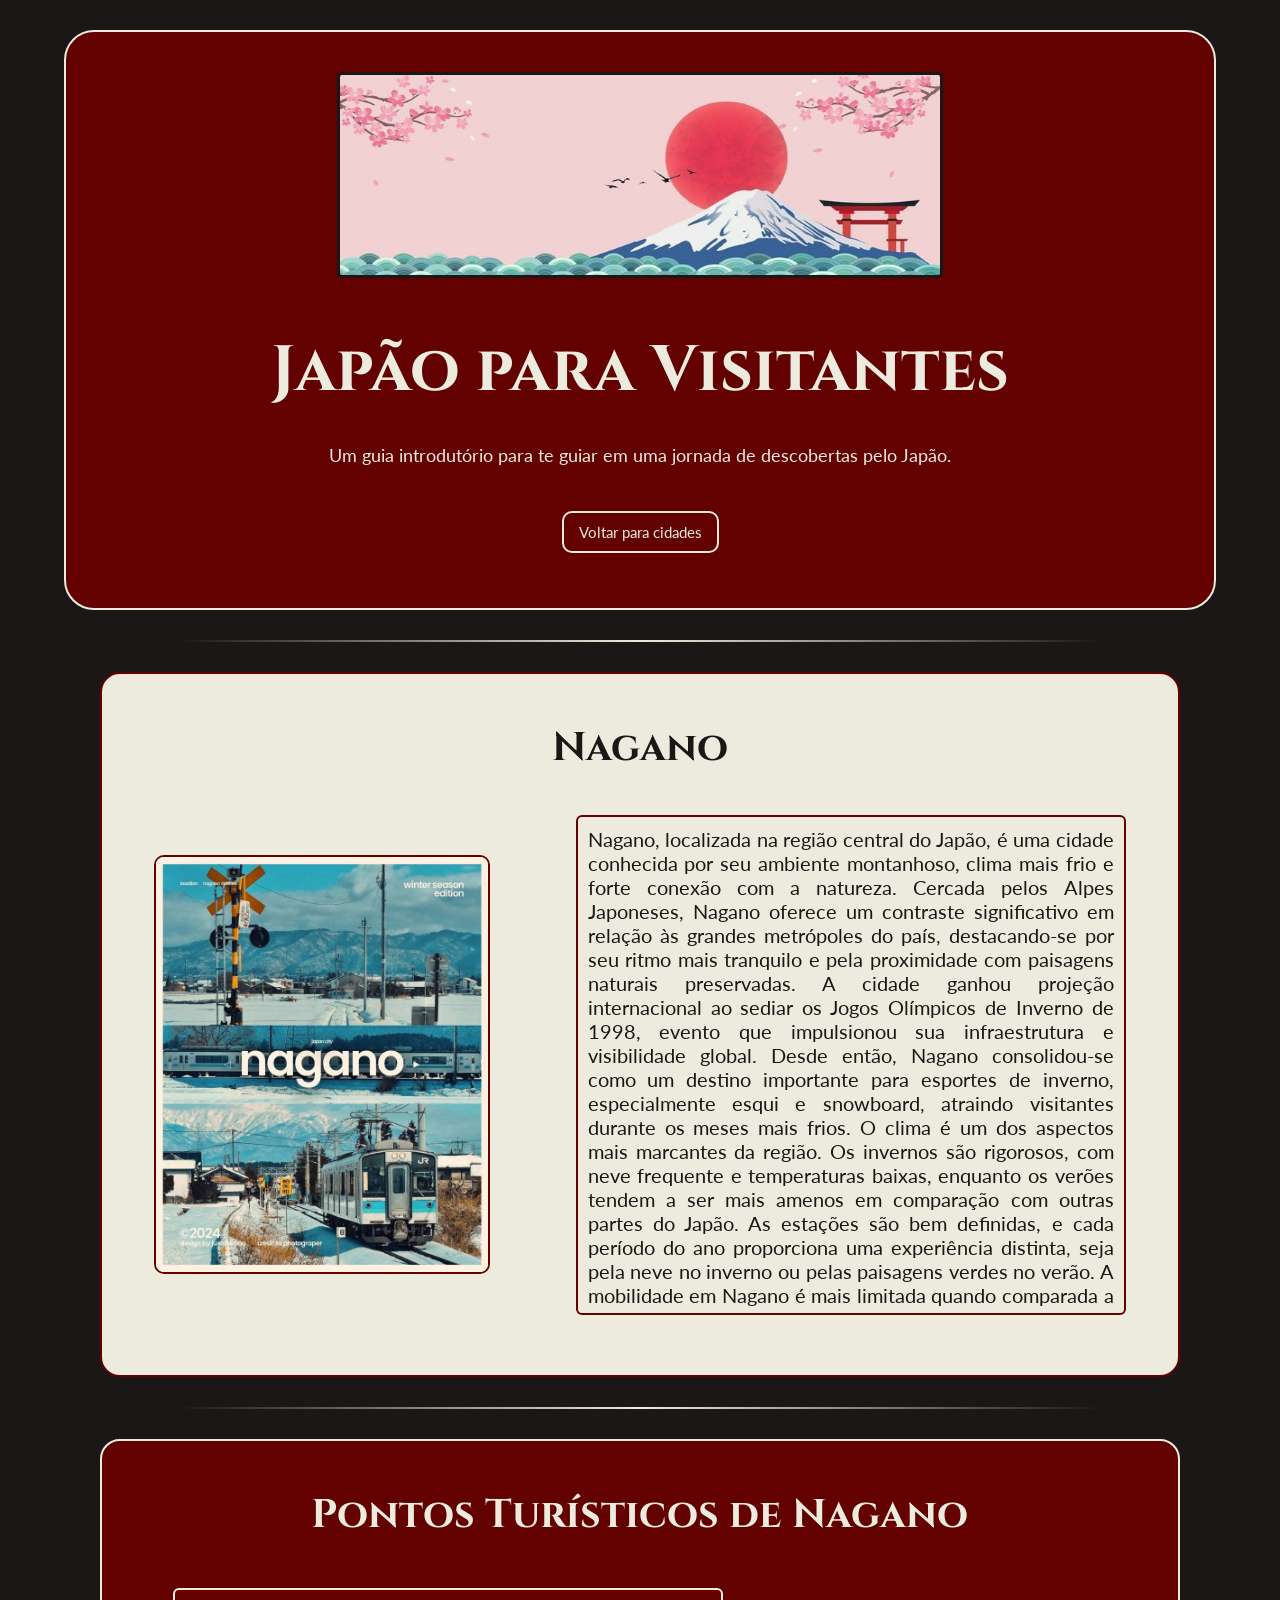
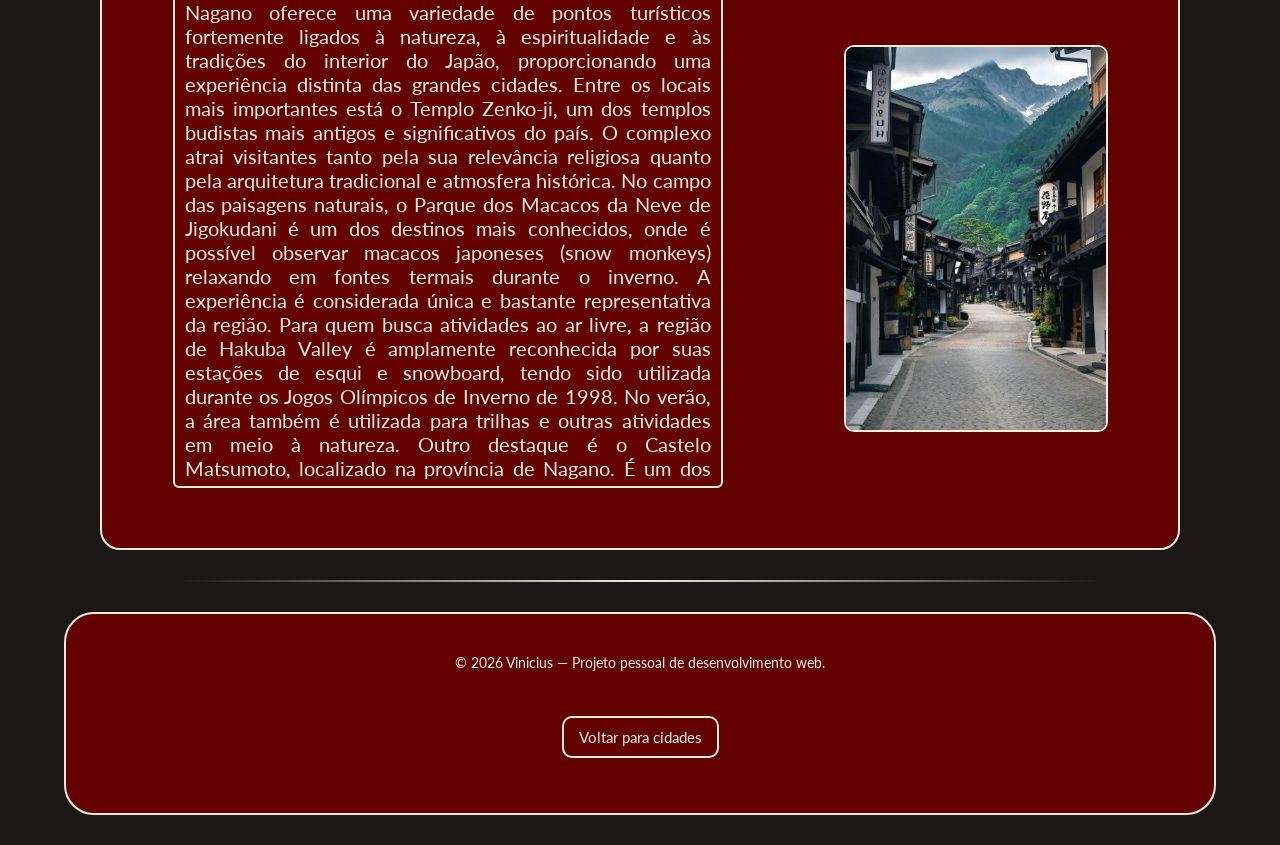
<file: nagano.html>
<!DOCTYPE html>
<html lang="pt-br">
<head>
    <meta charset="UTF-8">
    <meta name="viewport" content="width=device-width, initial-scale=1.0">
    <title>日本 Para Visitantes</title>
    <link rel="stylesheet" href="style.css">
    <link href="https://fonts.googleapis.com/css2?family=Cinzel&family=Lato:wght@400;700&display=swap" rel="stylesheet">
</head>
    <header>
        <img class="bannercenter" src="imagens/japan-banner.jpg" width="600" height="200" alt="Bandeira do Japão">

            <h1 class="titulo1">Japão para Visitantes</h1>
            <p class="textoboasvindas">Um guia introdutório para te guiar em uma jornada de descobertas pelo Japão.</p>

    <div class="headerfootercidades">
        <nav>
            <a href="cidades.html">Voltar para cidades</a>
        </nav>
    </div>
    </header>
<body>

<hr>

<div class="apresentação-cidades-pontos">
    <h1>Nagano</h1>
        <div class="conteudo-cidades-pontos">
            <img src="imagens/Nagano-Typograph-Poster.jpg" alt="Poster-Nagano">
                <p>Nagano, localizada na região central do Japão, é uma cidade conhecida por seu ambiente montanhoso, clima mais frio e forte conexão com a natureza. Cercada pelos Alpes Japoneses, Nagano oferece um contraste significativo em relação às grandes metrópoles do país, destacando-se por seu ritmo mais tranquilo e pela proximidade com paisagens naturais preservadas.

A cidade ganhou projeção internacional ao sediar os Jogos Olímpicos de Inverno de 1998, evento que impulsionou sua infraestrutura e visibilidade global. Desde então, Nagano consolidou-se como um destino importante para esportes de inverno, especialmente esqui e snowboard, atraindo visitantes durante os meses mais frios.

O clima é um dos aspectos mais marcantes da região. Os invernos são rigorosos, com neve frequente e temperaturas baixas, enquanto os verões tendem a ser mais amenos em comparação com outras partes do Japão. As estações são bem definidas, e cada período do ano proporciona uma experiência distinta, seja pela neve no inverno ou pelas paisagens verdes no verão.

A mobilidade em Nagano é mais limitada quando comparada a grandes centros urbanos, mas ainda eficiente. Linhas de trem conectam a cidade a regiões importantes, incluindo Tóquio, enquanto ônibus locais auxiliam no deslocamento interno. Por ser uma área menos densa, o planejamento de rotas é mais relevante para visitantes.

Culturalmente, Nagano mantém fortes tradições ligadas ao interior do Japão. A cidade e seus arredores preservam costumes antigos, festivais sazonais e práticas religiosas, refletindo uma identidade mais próxima das raízes históricas do país. O estilo de vida tende a ser mais calmo, com menor influência do ritmo acelerado das grandes cidades.

A culinária local também apresenta características próprias, muitas vezes adaptadas ao clima frio. Pratos quentes e substanciais são comuns, além de especialidades regionais como o soba (macarrão de trigo sarraceno), bastante tradicional na região.

O custo de vida em Nagano costuma ser mais acessível do que em grandes centros urbanos, especialmente em termos de hospedagem e alimentação. Isso, aliado ao ambiente mais tranquilo, torna a cidade uma opção interessante para quem busca uma experiência menos agitada no Japão.

Outro aspecto relevante é a forte relação da cidade com o turismo natural. Montanhas, florestas e áreas rurais ao redor de Nagano oferecem oportunidades para atividades ao ar livre, como caminhadas, esportes de inverno e contemplação da paisagem.

De forma geral, Nagano representa uma faceta mais serena e natural do Japão. A cidade combina clima diferenciado, tradição cultural e proximidade com a natureza, proporcionando uma experiência voltada ao equilíbrio, ao descanso e à apreciação do ambiente ao redor.
</p>
        </div>
    </div>

<hr>

<div class="apresentação-pontos-turisticos">
    <h1>Pontos Turísticos de Nagano</h1>
        <div class="conteudo-cidades-pontos invertido">
            <img src="imagens/Nagano-Turism.jpg" alt="Turismo-Nagano">
                <p>Nagano oferece uma variedade de pontos turísticos fortemente ligados à natureza, à espiritualidade e às tradições do interior do Japão, proporcionando uma experiência distinta das grandes cidades.

Entre os locais mais importantes está o Templo Zenko-ji, um dos templos budistas mais antigos e significativos do país. O complexo atrai visitantes tanto pela sua relevância religiosa quanto pela arquitetura tradicional e atmosfera histórica.

No campo das paisagens naturais, o Parque dos Macacos da Neve de Jigokudani é um dos destinos mais conhecidos, onde é possível observar macacos japoneses (snow monkeys) relaxando em fontes termais durante o inverno. A experiência é considerada única e bastante representativa da região.

Para quem busca atividades ao ar livre, a região de Hakuba Valley é amplamente reconhecida por suas estações de esqui e snowboard, tendo sido utilizada durante os Jogos Olímpicos de Inverno de 1998. No verão, a área também é utilizada para trilhas e outras atividades em meio à natureza.

Outro destaque é o Castelo Matsumoto, localizado na província de Nagano. É um dos castelos originais mais bem preservados do Japão, conhecido por sua estrutura escura e arquitetura imponente.

A região de Kamikochi oferece paisagens montanhosas, rios cristalinos e trilhas bem estruturadas, sendo um dos destinos mais procurados para caminhadas e contemplação da natureza nos Alpes Japoneses.

Outro local relevante é o Lago Suwa, que apresenta uma paisagem tranquila e atividades sazonais, incluindo festivais e eventos tradicionais.

Para experiências culturais e termais, Shibu Onsen é uma vila tradicional conhecida por suas casas de banho e ruas preservadas, proporcionando uma imersão no estilo de vida japonês mais antigo.

Além disso, áreas como Nozawa Onsen combinam turismo de inverno com fontes termais, sendo bastante procuradas durante a temporada de neve.

A diversidade de pontos turísticos em Nagano destaca sua forte conexão com a natureza e a tradição. A região oferece experiências que vão desde atividades esportivas até momentos de contemplação, mantendo uma identidade cultural preservada e integrada ao ambiente natural.</p>
        </div>
</div>

<hr>

<footer>
        <p class="centerfooter">© 2026 Vinicius — Projeto pessoal de desenvolvimento web.</p>
    <div class="headerfootercidades">
        <nav class="navegação">
            <a href="cidades.html">Voltar para cidades</a>
        </nav>
    </div>
    </footer>
</body>
</html>
</file>
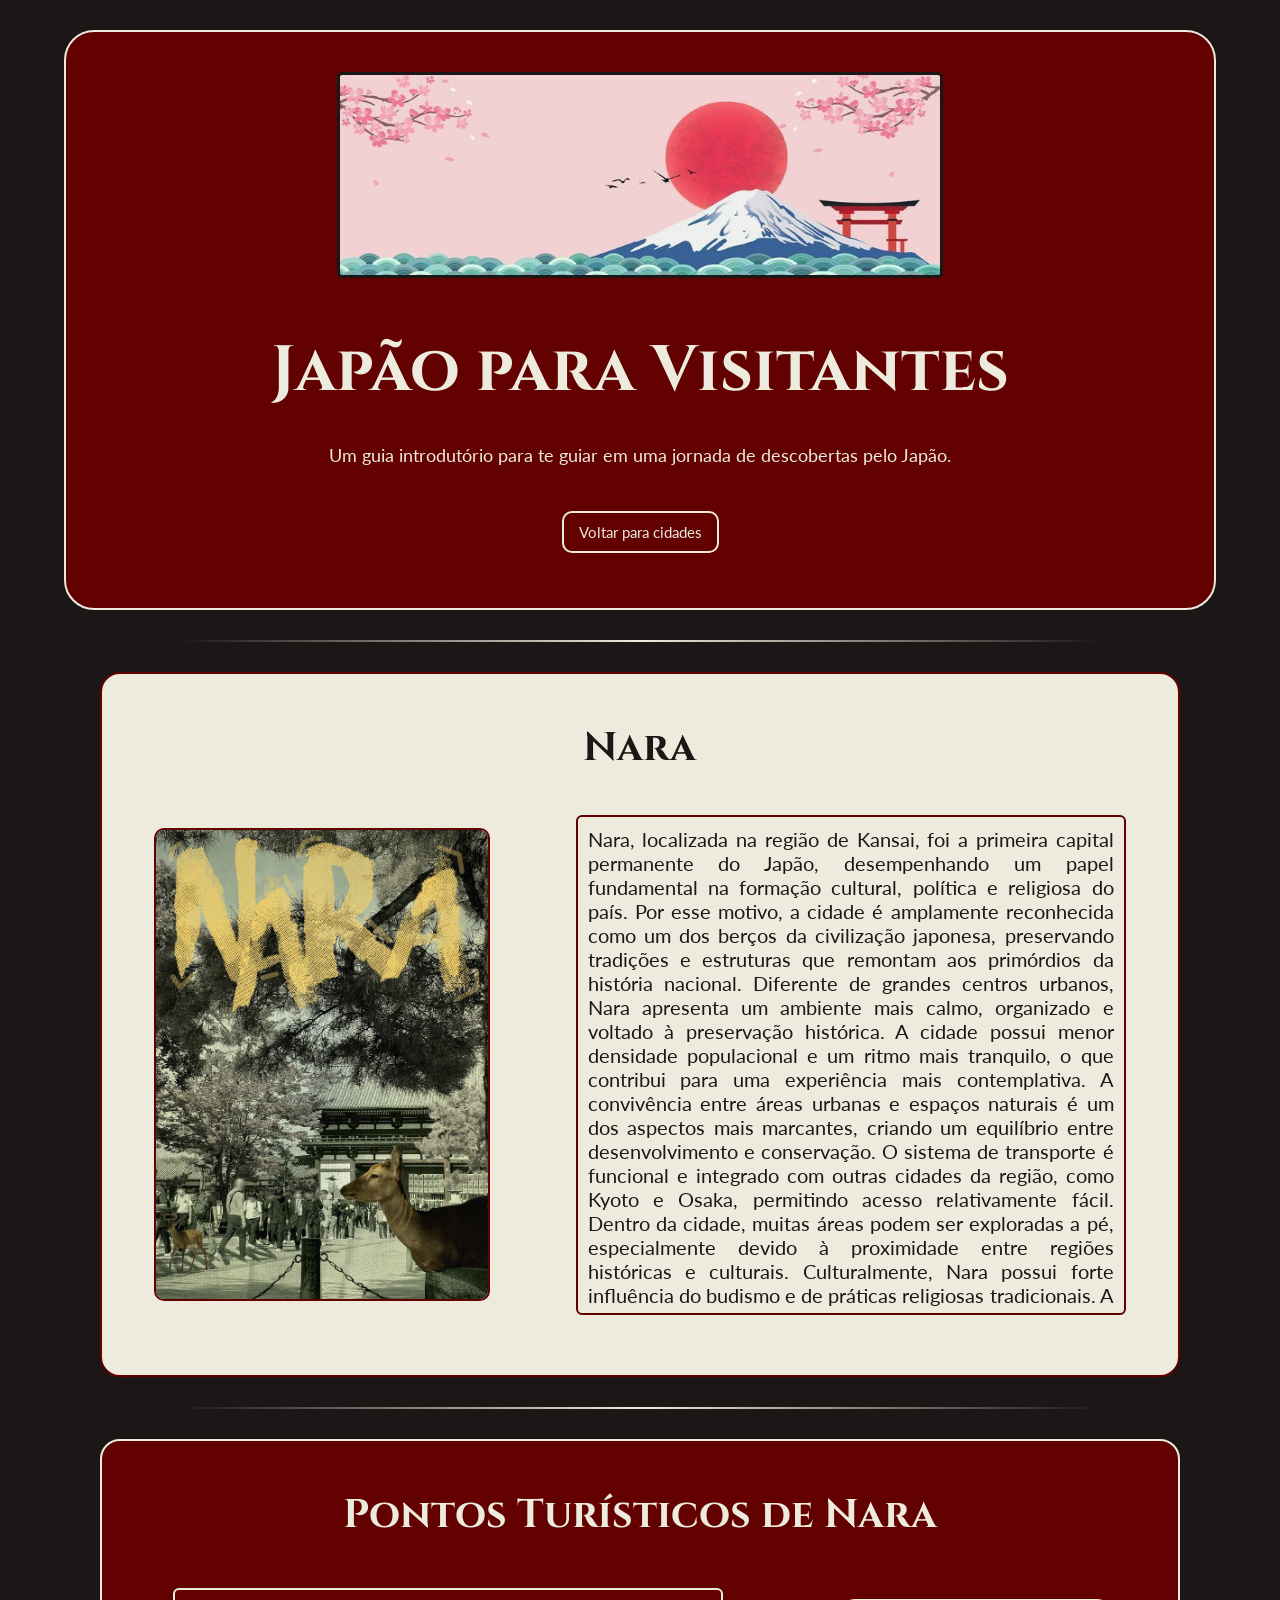
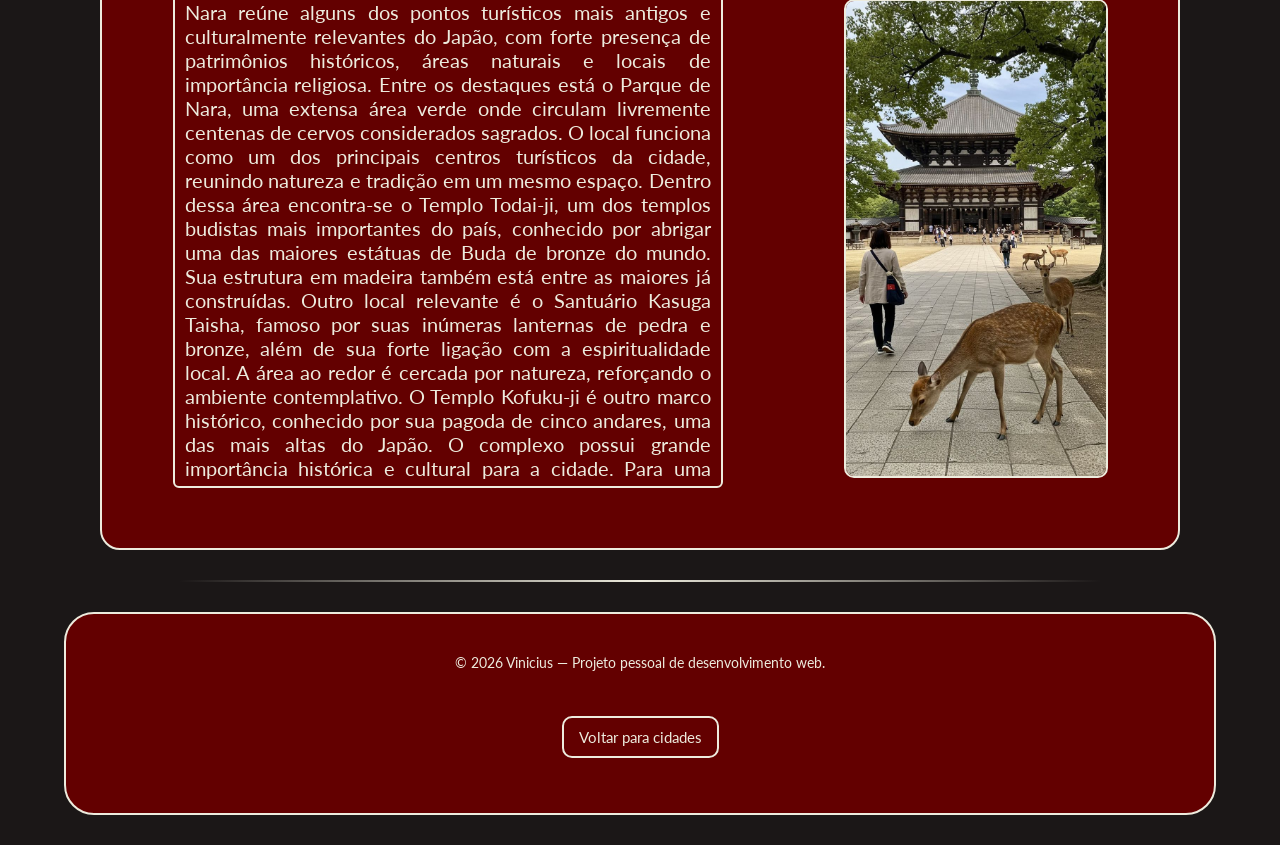
<file: nara.html>
<!DOCTYPE html>
<html lang="pt-br">
<head>
    <meta charset="UTF-8">
    <meta name="viewport" content="width=device-width, initial-scale=1.0">
    <title>日本 Para Visitantes</title>
    <link rel="stylesheet" href="style.css">
    <link href="https://fonts.googleapis.com/css2?family=Cinzel&family=Lato:wght@400;700&display=swap" rel="stylesheet">
</head>
    <header>
        <img class="bannercenter" src="imagens/japan-banner.jpg" width="600" height="200" alt="Bandeira do Japão">

            <h1 class="titulo1">Japão para Visitantes</h1>
            <p class="textoboasvindas">Um guia introdutório para te guiar em uma jornada de descobertas pelo Japão.</p>

    <div class="headerfootercidades">
        <nav>
            <a href="cidades.html">Voltar para cidades</a>
        </nav>
    </div>
    </header>
<body>

<hr>

<div class="apresentação-cidades-pontos">
    <h1>Nara</h1>
        <div class="conteudo-cidades-pontos">
            <img src="imagens/Nara-Graphic-Design-Poster.jpg" alt="Poster-Nara">
                <p>Nara, localizada na região de Kansai, foi a primeira capital permanente do Japão, desempenhando um papel fundamental na formação cultural, política e religiosa do país. Por esse motivo, a cidade é amplamente reconhecida como um dos berços da civilização japonesa, preservando tradições e estruturas que remontam aos primórdios da história nacional.

Diferente de grandes centros urbanos, Nara apresenta um ambiente mais calmo, organizado e voltado à preservação histórica. A cidade possui menor densidade populacional e um ritmo mais tranquilo, o que contribui para uma experiência mais contemplativa. A convivência entre áreas urbanas e espaços naturais é um dos aspectos mais marcantes, criando um equilíbrio entre desenvolvimento e conservação.

O sistema de transporte é funcional e integrado com outras cidades da região, como Kyoto e Osaka, permitindo acesso relativamente fácil. Dentro da cidade, muitas áreas podem ser exploradas a pé, especialmente devido à proximidade entre regiões históricas e culturais.

Culturalmente, Nara possui forte influência do budismo e de práticas religiosas tradicionais. A cidade abriga algumas das instituições mais antigas do Japão, refletindo valores espirituais e históricos profundamente enraizados. Esse legado é percebido não apenas em estruturas religiosas, mas também no comportamento e na organização da sociedade local.

A etiqueta social segue padrões japoneses tradicionais, com ênfase em respeito, silêncio e preservação dos espaços públicos. Como a cidade recebe muitos visitantes, há também uma preocupação constante com a conservação do patrimônio histórico e ambiental.

O clima em Nara segue o padrão das quatro estações, com verões quentes e úmidos e invernos relativamente frios. Primavera e outono são períodos particularmente agradáveis, tanto pelas temperaturas quanto pelas mudanças naturais na paisagem.

A culinária local reflete a simplicidade e tradição da região, com pratos que valorizam ingredientes naturais e preparo cuidadoso. Embora não seja tão conhecida quanto outras cidades gastronômicas, Nara oferece uma experiência mais autêntica e tradicional nesse aspecto.

Um dos elementos mais característicos da cidade é a presença de cervos que circulam livremente em diversas áreas. Esses animais são considerados símbolos locais e possuem importância cultural, sendo tratados com respeito tanto por moradores quanto por visitantes.

O custo de vida e turismo em Nara tende a ser moderado, com opções acessíveis em comparação a grandes centros urbanos. Isso, aliado ao ambiente tranquilo, torna a cidade uma escolha interessante para quem busca uma experiência mais histórica e menos agitada no Japão.

De forma geral, Nara representa uma das faces mais antigas e preservadas do Japão. A cidade oferece uma imersão profunda na origem cultural do país, destacando-se pela tranquilidade, pela espiritualidade e pela forte conexão entre história e natureza.</p>
        </div>
    </div>

<hr>

<div class="apresentação-pontos-turisticos">
    <h1>Pontos Turísticos de Nara</h1>
        <div class="conteudo-cidades-pontos invertido">
            <img src="imagens/Nara-Turism.jpg" alt="Turismo-Nara">
                <p>Nara reúne alguns dos pontos turísticos mais antigos e culturalmente relevantes do Japão, com forte presença de patrimônios históricos, áreas naturais e locais de importância religiosa.

Entre os destaques está o Parque de Nara, uma extensa área verde onde circulam livremente centenas de cervos considerados sagrados. O local funciona como um dos principais centros turísticos da cidade, reunindo natureza e tradição em um mesmo espaço.

Dentro dessa área encontra-se o Templo Todai-ji, um dos templos budistas mais importantes do país, conhecido por abrigar uma das maiores estátuas de Buda de bronze do mundo. Sua estrutura em madeira também está entre as maiores já construídas.

Outro local relevante é o Santuário Kasuga Taisha, famoso por suas inúmeras lanternas de pedra e bronze, além de sua forte ligação com a espiritualidade local. A área ao redor é cercada por natureza, reforçando o ambiente contemplativo.

O Templo Kofuku-ji é outro marco histórico, conhecido por sua pagoda de cinco andares, uma das mais altas do Japão. O complexo possui grande importância histórica e cultural para a cidade.

Para uma experiência mais tranquila, o Jardim Isuien oferece um espaço cuidadosamente planejado, com paisagens que combinam elementos naturais e arquitetura tradicional japonesa.

Outro ponto de interesse é o Monte Wakakusa, que proporciona uma vista panorâmica da cidade e é palco de eventos tradicionais ao longo do ano.

O Museu Nacional de Nara abriga uma coleção significativa de arte budista e artefatos históricos, sendo uma referência importante para quem deseja aprofundar o conhecimento sobre a cultura local.

Além disso, a região de Naramachi preserva antigas residências e ruas tradicionais, oferecendo uma visão mais próxima do cotidiano histórico da cidade.

A variedade de pontos turísticos em Nara destaca sua importância como centro histórico e espiritual. A cidade proporciona uma experiência focada na contemplação, na preservação cultural e na interação harmoniosa entre natureza e patrimônio histórico.
</p>
        </div>
</div>

<hr>

<footer>
        <p class="centerfooter">© 2026 Vinicius — Projeto pessoal de desenvolvimento web.</p>
    <div class="headerfootercidades">
        <nav class="navegação">
            <a href="cidades.html">Voltar para cidades</a>
        </nav>
    </div>
    </footer>
</body>
</html>
</file>
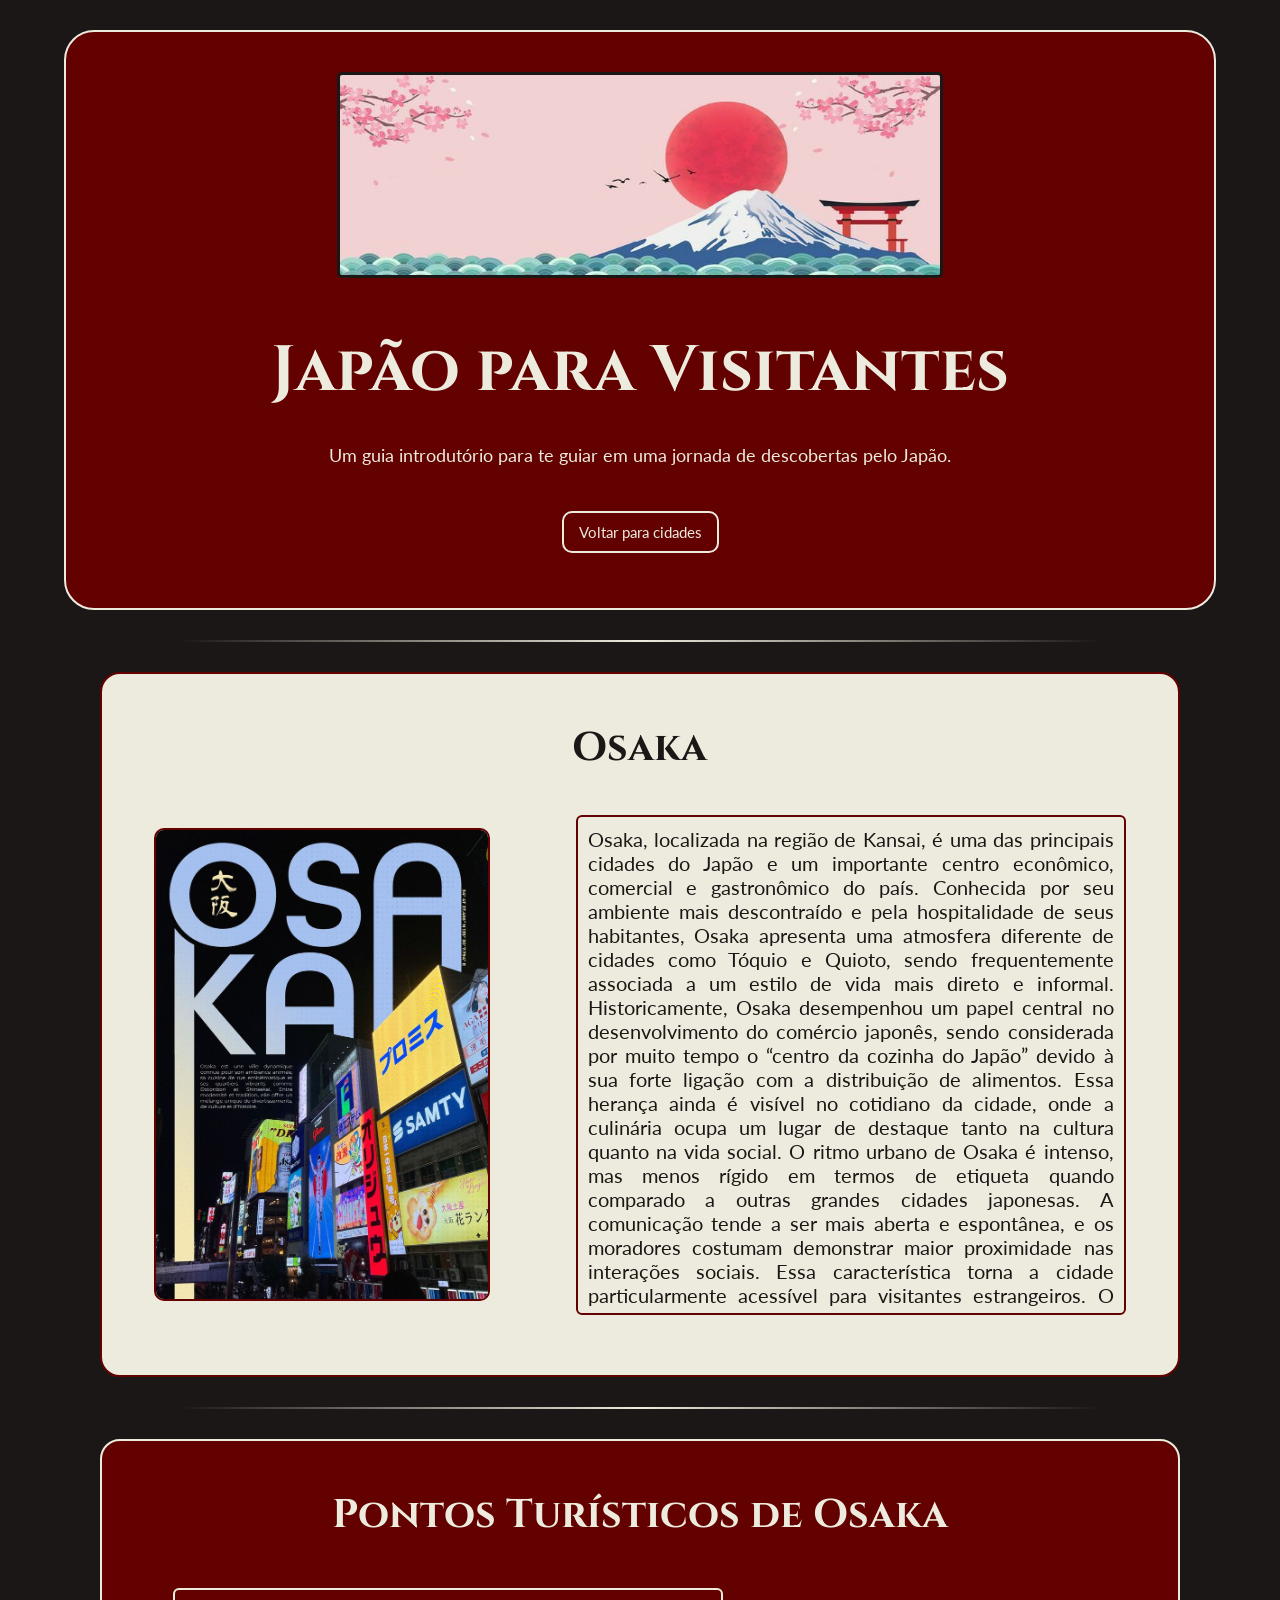
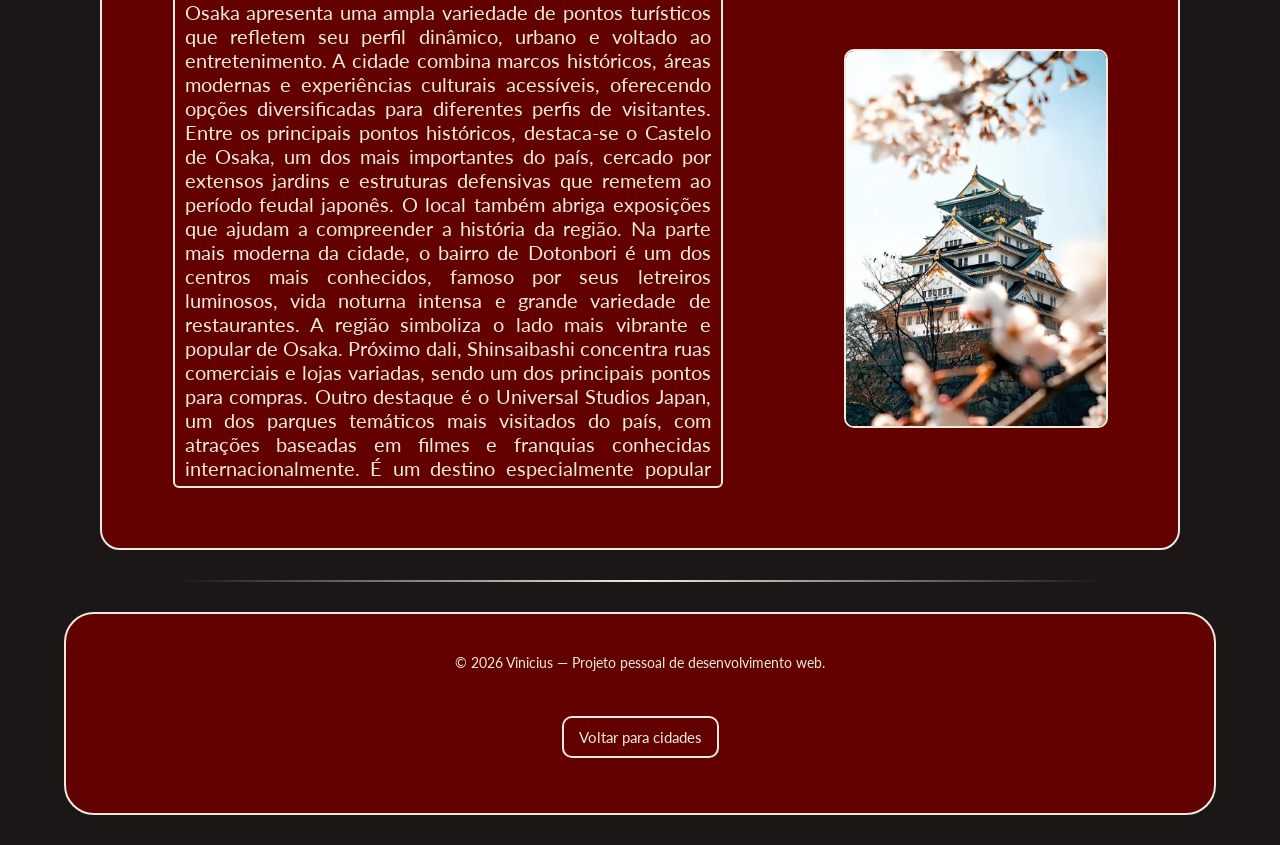
<file: osaka.html>
<!DOCTYPE html>
<html lang="pt-br">
<head>
    <meta charset="UTF-8">
    <meta name="viewport" content="width=device-width, initial-scale=1.0">
    <title>日本 Para Visitantes</title>
    <link rel="stylesheet" href="style.css">
    <link href="https://fonts.googleapis.com/css2?family=Cinzel&family=Lato:wght@400;700&display=swap" rel="stylesheet">
</head>
    <header>
        <img class="bannercenter" src="imagens/japan-banner.jpg" width="600" height="200" alt="Bandeira do Japão">

            <h1 class="titulo1">Japão para Visitantes</h1>
            <p class="textoboasvindas">Um guia introdutório para te guiar em uma jornada de descobertas pelo Japão.</p>

    <div class="headerfootercidades">
        <nav>
            <a href="cidades.html">Voltar para cidades</a>
        </nav>
    </div>
    </header>
<body>

<hr>

<div class="apresentação-cidades-pontos">
    <h1>Osaka</h1>
        <div class="conteudo-cidades-pontos">
            <img src="imagens/Osaka-Typograph-Poster.jpg" alt="apresentação-Osaka">
                <p>Osaka, localizada na região de Kansai, é uma das principais cidades do Japão e um importante centro econômico, comercial e gastronômico do país. Conhecida por seu ambiente mais descontraído e pela hospitalidade de seus habitantes, Osaka apresenta uma atmosfera diferente de cidades como Tóquio e Quioto, sendo frequentemente associada a um estilo de vida mais direto e informal.

Historicamente, Osaka desempenhou um papel central no desenvolvimento do comércio japonês, sendo considerada por muito tempo o “centro da cozinha do Japão” devido à sua forte ligação com a distribuição de alimentos. Essa herança ainda é visível no cotidiano da cidade, onde a culinária ocupa um lugar de destaque tanto na cultura quanto na vida social.

O ritmo urbano de Osaka é intenso, mas menos rígido em termos de etiqueta quando comparado a outras grandes cidades japonesas. A comunicação tende a ser mais aberta e espontânea, e os moradores costumam demonstrar maior proximidade nas interações sociais. Essa característica torna a cidade particularmente acessível para visitantes estrangeiros.

O sistema de transporte público é eficiente e bem integrado, conectando Osaka a outras cidades importantes da região, como Quioto e Kobe. Trens e metrôs permitem deslocamento rápido e prático, facilitando a exploração tanto da cidade quanto de seus arredores.

A economia local é diversificada, com forte presença de comércio, indústria e serviços. Grandes áreas comerciais e centros de negócios coexistem com bairros tradicionais e zonas residenciais, criando um ambiente urbano dinâmico. Osaka também é reconhecida por sua relevância no cenário empresarial japonês.

O custo de vida, em geral, é considerado ligeiramente mais acessível do que em Tóquio, embora ainda elevado em padrões globais. A cidade oferece opções variadas de hospedagem, alimentação e entretenimento, atendendo a diferentes perfis de visitantes.

O clima segue o padrão das quatro estações japonesas, com verões quentes e úmidos e invernos relativamente frios. Assim como em outras regiões do país, primavera e outono são períodos mais agradáveis para visitação.

Culturalmente, Osaka possui uma identidade própria bem definida. A cidade é famosa por seu senso de humor, linguagem regional (dialeto Kansai) e forte tradição no entretenimento, incluindo teatro e comédia. Esse aspecto contribui para uma experiência mais leve e interativa em comparação com outras cidades japonesas.

A gastronomia é, sem dúvida, um dos maiores destaques. Pratos típicos como takoyaki e okonomiyaki são amplamente consumidos e representam a essência da culinária local, marcada por sabores intensos e preparo acessível. Comer bem é parte central da experiência em Osaka, refletindo o lema informal da cidade: “comer até cair” (kuidaore).

De forma geral, Osaka combina desenvolvimento urbano, relevância econômica e uma cultura vibrante, oferecendo ao visitante uma perspectiva mais descontraída e cotidiana do Japão. É uma cidade que valoriza tanto a eficiência quanto a interação humana, proporcionando uma experiência equilibrada entre modernidade e tradição popular.</p>
        </div>
    </div>

<hr>

<div class="apresentação-pontos-turisticos">
    <h1>Pontos Turísticos de Osaka</h1>
        <div class="conteudo-cidades-pontos invertido">
            <img src="imagens/Osaka-Turismo.jpg" alt="Turismo-Osaka">
                <p>Osaka apresenta uma ampla variedade de pontos turísticos que refletem seu perfil dinâmico, urbano e voltado ao entretenimento. A cidade combina marcos históricos, áreas modernas e experiências culturais acessíveis, oferecendo opções diversificadas para diferentes perfis de visitantes.

Entre os principais pontos históricos, destaca-se o Castelo de Osaka, um dos mais importantes do país, cercado por extensos jardins e estruturas defensivas que remetem ao período feudal japonês. O local também abriga exposições que ajudam a compreender a história da região.

Na parte mais moderna da cidade, o bairro de Dotonbori é um dos centros mais conhecidos, famoso por seus letreiros luminosos, vida noturna intensa e grande variedade de restaurantes. A região simboliza o lado mais vibrante e popular de Osaka. Próximo dali, Shinsaibashi concentra ruas comerciais e lojas variadas, sendo um dos principais pontos para compras.

Outro destaque é o Universal Studios Japan, um dos parques temáticos mais visitados do país, com atrações baseadas em filmes e franquias conhecidas internacionalmente. É um destino especialmente popular entre famílias e fãs de entretenimento.

Para vistas panorâmicas da cidade, o Umeda Sky Building oferece um observatório com arquitetura moderna e visão ampla da região urbana. Ainda na área de Umeda, encontram-se centros comerciais e complexos empresariais que reforçam a importância econômica da cidade.

No campo cultural, o Aquário Kaiyukan é um dos maiores aquários do mundo, apresentando diversas espécies marinhas em ambientes cuidadosamente reproduzidos. Já o Templo Shitenno-ji é considerado um dos templos budistas mais antigos do Japão, representando a tradição religiosa da região.

A área de Shinsekai oferece uma experiência mais nostálgica, com atmosfera retrô e forte identidade local. Ali também se encontra a Torre Tsutenkaku, um dos símbolos visuais da cidade.

Outro ponto relevante é Namba, uma região central que reúne transporte, comércio e entretenimento, funcionando como um dos principais polos urbanos de Osaka.

A diversidade de atrações turísticas em Osaka reflete sua identidade multifacetada, unindo história, lazer e modernidade em um ambiente acessível e movimentado. A cidade se destaca por oferecer experiências diretas, interativas e fortemente ligadas ao cotidiano japonês. </p>
        </div>
</div>

<hr>

<footer>
        <p class="centerfooter">© 2026 Vinicius — Projeto pessoal de desenvolvimento web.</p>
    <div class="headerfootercidades">
        <nav class="navegação">
            <a href="cidades.html">Voltar para cidades</a>
        </nav>
    </div>
    </footer>
</body>
</html>
</file>
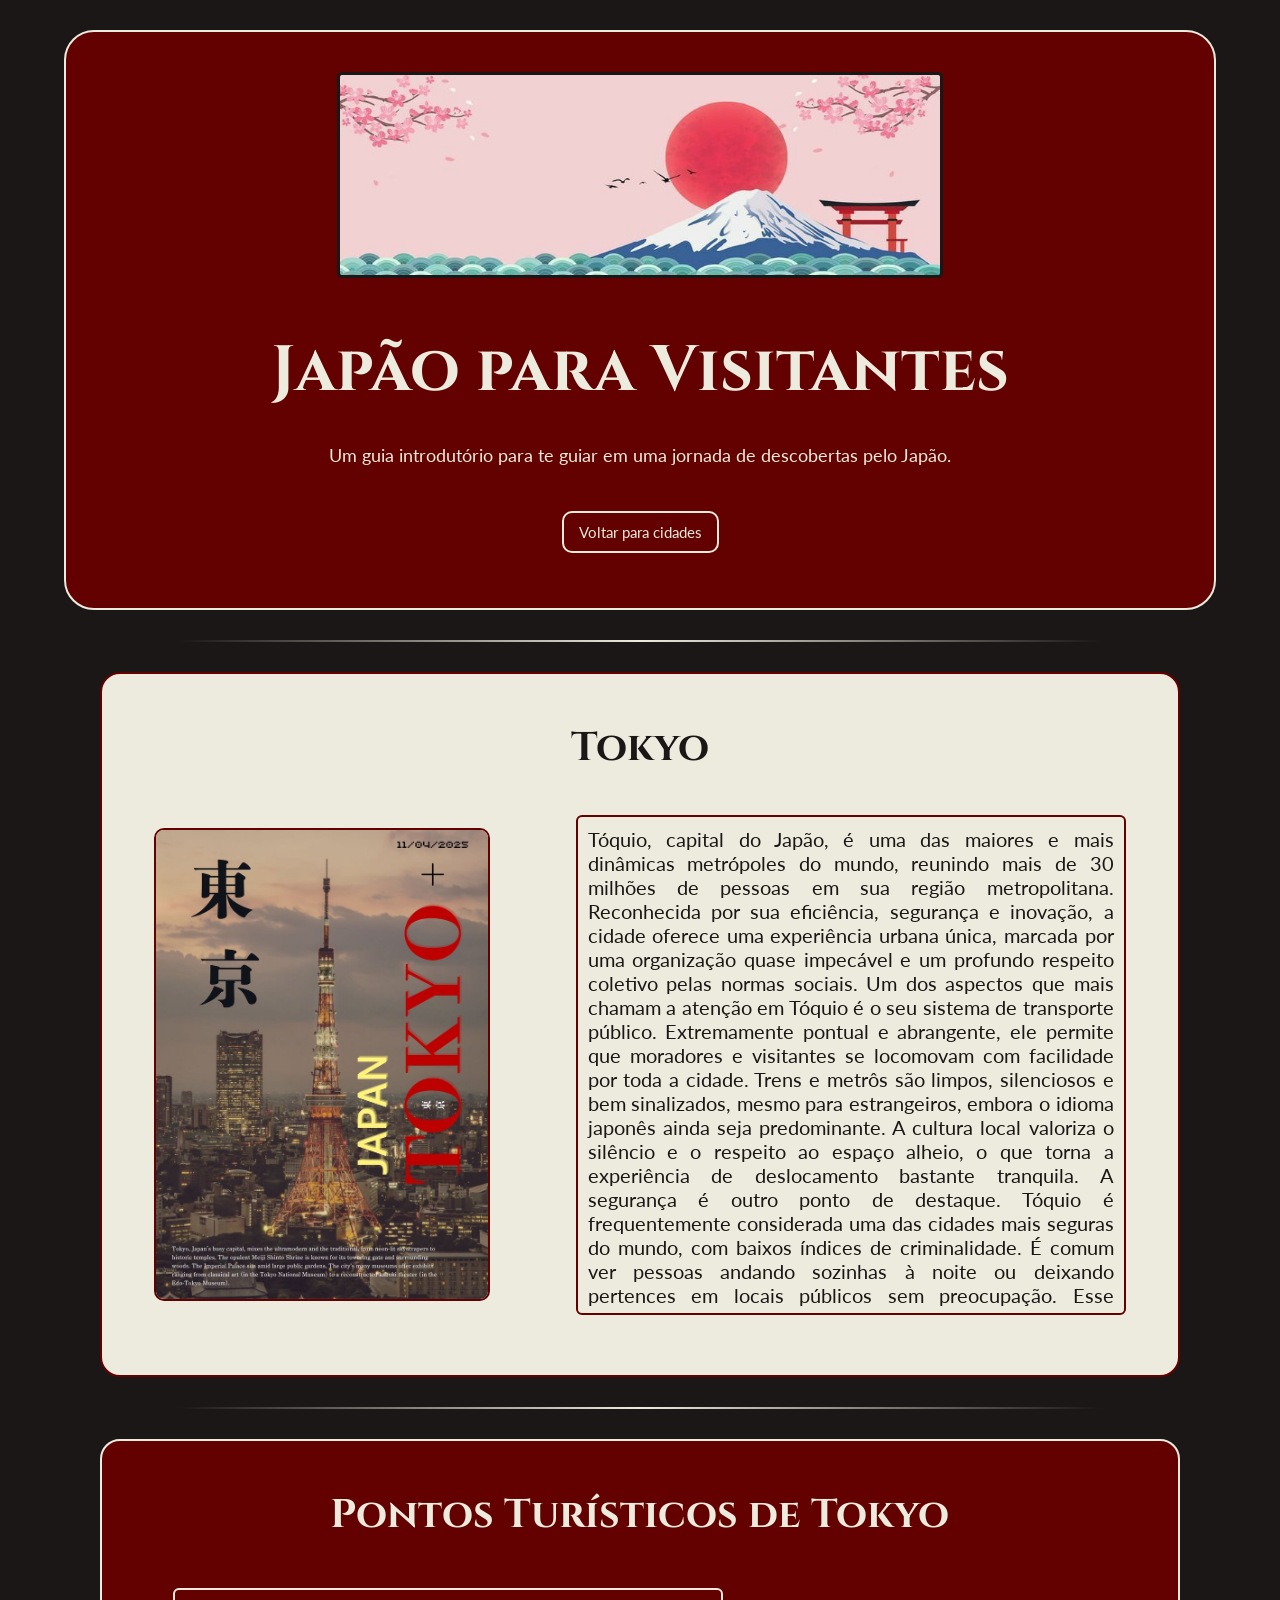
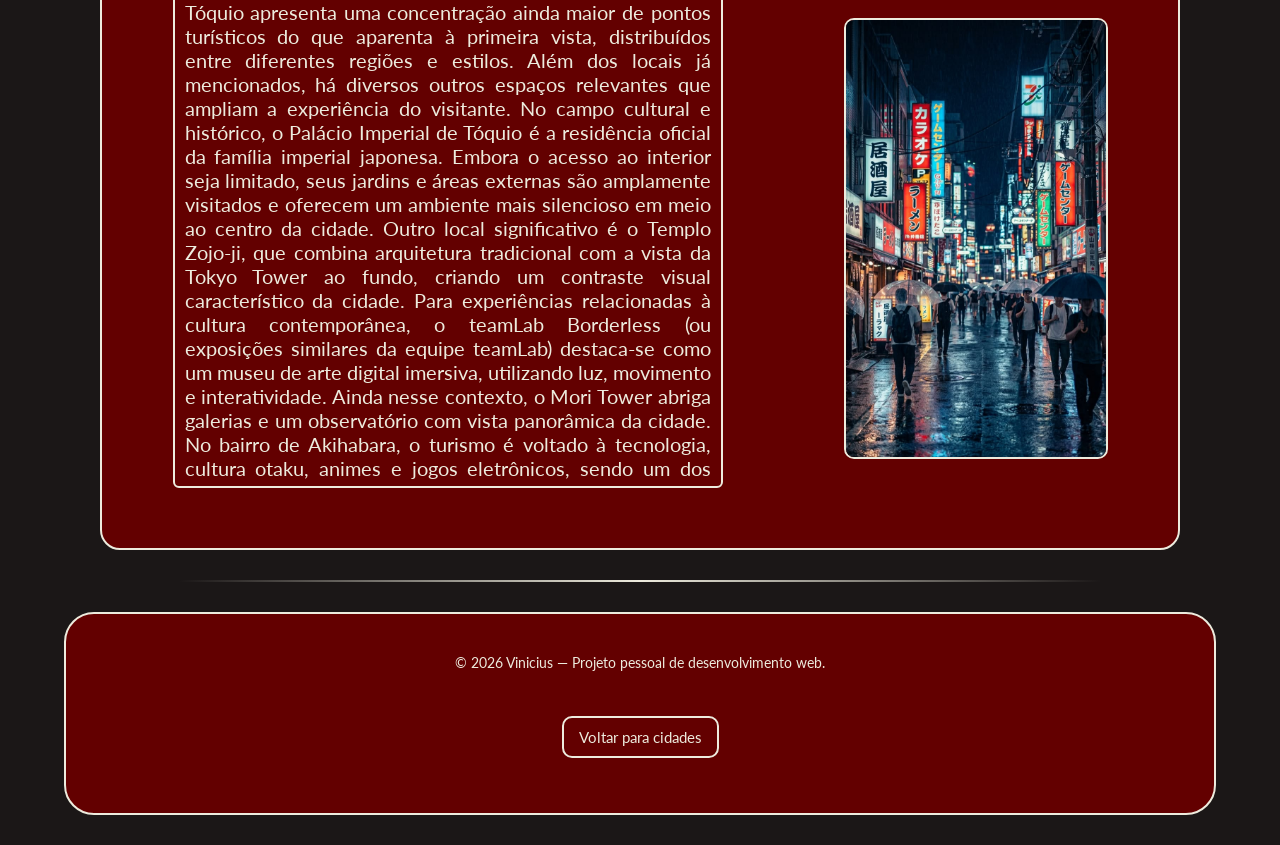
<file: tokyo.html>
<!DOCTYPE html>
<html lang="pt-br">
<head>
    <meta charset="UTF-8">
    <meta name="viewport" content="width=device-width, initial-scale=1.0">
    <title>日本 Para Visitantes</title>
    <link rel="stylesheet" href="style.css">
    <link href="https://fonts.googleapis.com/css2?family=Cinzel&family=Lato:wght@400;700&display=swap" rel="stylesheet">
</head>
    <header>
        <img class="bannercenter" src="imagens/japan-banner.jpg" width="600" height="200" alt="Bandeira do Japão">

            <h1 class="titulo1">Japão para Visitantes</h1>
            <p class="textoboasvindas">Um guia introdutório para te guiar em uma jornada de descobertas pelo Japão.</p>

    <div class="headerfootercidades">
        <nav>
            <a href="cidades.html">Voltar para cidades</a>
        </nav>
    </div>
    </header>
<body>

<hr>

<div class="apresentação-cidades-pontos">
    <h1>Tokyo</h1>
        <div class="conteudo-cidades-pontos">
            <img src="imagens/Tokyo-Typography-Poster.jpg" alt="Tokyoapresentação">
                <p>Tóquio, capital do Japão, é uma das maiores e mais dinâmicas metrópoles do mundo, reunindo mais de 30 milhões de pessoas em sua região metropolitana. Reconhecida por sua eficiência, segurança e inovação, a cidade oferece uma experiência urbana única, marcada por uma organização quase impecável e um profundo respeito coletivo pelas normas sociais.

Um dos aspectos que mais chamam a atenção em Tóquio é o seu sistema de transporte público. Extremamente pontual e abrangente, ele permite que moradores e visitantes se locomovam com facilidade por toda a cidade. Trens e metrôs são limpos, silenciosos e bem sinalizados, mesmo para estrangeiros, embora o idioma japonês ainda seja predominante. A cultura local valoriza o silêncio e o respeito ao espaço alheio, o que torna a experiência de deslocamento bastante tranquila.

A segurança é outro ponto de destaque. Tóquio é frequentemente considerada uma das cidades mais seguras do mundo, com baixos índices de criminalidade. É comum ver pessoas andando sozinhas à noite ou deixando pertences em locais públicos sem preocupação. Esse cenário reflete não apenas a eficiência das leis, mas também os valores culturais profundamente enraizados na sociedade japonesa, como respeito, disciplina e responsabilidade coletiva.

O custo de vida pode ser elevado, especialmente em áreas centrais, mas há opções para diferentes orçamentos. Desde lojas de conveniência acessíveis até restaurantes sofisticados, Tóquio consegue equilibrar luxo e praticidade. As famosas “konbini” (lojas de conveniência) estão por toda parte e oferecem refeições rápidas, bebidas e serviços diversos a qualquer hora do dia, sendo uma parte essencial do cotidiano local.

A cidade também é um polo global de tecnologia e inovação. Empresas japonesas e internacionais utilizam Tóquio como base para desenvolvimento de novas soluções, o que se reflete no cotidiano, com máquinas automatizadas, pagamentos digitais e uma forte presença de eletrônicos e robótica. Ainda assim, essa modernidade convive lado a lado com tradições antigas, visíveis em costumes diários, festivais sazonais e na etiqueta social.

Culturalmente, Tóquio é extremamente diversa. Apesar de ser uma cidade moderna, mantém fortes influências históricas e sociais. O comportamento da população tende a ser mais reservado, com interações formais e respeito à hierarquia, especialmente em ambientes profissionais. Para visitantes, compreender regras básicas de etiqueta como tirar os sapatos ao entrar em certos ambientes ou evitar falar alto em locais públicos pode fazer grande diferença na experiência.

O clima em Tóquio é outro fator relevante. A cidade possui quatro estações bem definidas: verões quentes e úmidos, invernos frios porém geralmente secos, além de primaveras e outonos considerados os períodos mais agradáveis. A primavera, em particular, é marcada pela floração das cerejeiras, um fenômeno cultural importante no país.

A alimentação cotidiana é equilibrada e variada, com forte presença de arroz, peixes, vegetais e sopas. Mesmo fora de restaurantes tradicionais, é possível encontrar refeições completas e nutritivas em supermercados e lojas de conveniência. Além disso, a preocupação com a apresentação dos alimentos é um traço cultural marcante.

Por fim, Tóquio se destaca pela sua capacidade de adaptação. É uma cidade que nunca para, sempre evoluindo e se reinventando, mas sem perder sua identidade cultural. Para quem deseja conhecer o Japão, compreender Tóquio é essencial, pois ela representa, em muitos aspectos, o equilíbrio entre tradição e modernidade que define o país. </p>
        </div>
    </div>

<hr>

<div class="apresentação-pontos-turisticos">
    <h1>Pontos Turísticos de Tokyo</h1>
        <div class="conteudo-cidades-pontos invertido">
            <img src="imagens/Tokyo-turism.jpg" alt="Tokyo-a-noite">
                <p>Tóquio apresenta uma concentração ainda maior de pontos turísticos do que aparenta à primeira vista, distribuídos entre diferentes regiões e estilos. Além dos locais já mencionados, há diversos outros espaços relevantes que ampliam a experiência do visitante.

No campo cultural e histórico, o Palácio Imperial de Tóquio é a residência oficial da família imperial japonesa. Embora o acesso ao interior seja limitado, seus jardins e áreas externas são amplamente visitados e oferecem um ambiente mais silencioso em meio ao centro da cidade. Outro local significativo é o Templo Zojo-ji, que combina arquitetura tradicional com a vista da Tokyo Tower ao fundo, criando um contraste visual característico da cidade.

Para experiências relacionadas à cultura contemporânea, o teamLab Borderless (ou exposições similares da equipe teamLab) destaca-se como um museu de arte digital imersiva, utilizando luz, movimento e interatividade. Ainda nesse contexto, o Mori Tower abriga galerias e um observatório com vista panorâmica da cidade.

No bairro de Akihabara, o turismo é voltado à tecnologia, cultura otaku, animes e jogos eletrônicos, sendo um dos principais centros desse tipo no mundo. Já Harajuku se destaca pela moda jovem, cultura alternativa e ruas com forte identidade visual, como a famosa Takeshita Street.

A região de Shinjuku concentra arranha-céus, centros comerciais e vida noturna intensa. Ali também se encontra o Edifício do Governo Metropolitano de Tóquio, que oferece um observatório gratuito com ampla vista da cidade.

Para quem busca experiências mais tradicionais de comércio e gastronomia, o Mercado Externo de Tsukiji continua sendo uma referência, mesmo após a transferência do mercado principal para Toyosu. É um local conhecido pela variedade de alimentos frescos e culinária típica.

Na área de entretenimento, o Tokyo Disneyland e o Tokyo DisneySea são destinos bastante populares, especialmente para famílias, oferecendo parques temáticos com alto nível de imersão e organização.

Outro ponto relevante é Roppongi Hills, um complexo urbano que reúne arte, compras, gastronomia e vida noturna, sendo frequentado tanto por moradores quanto por turistas.

A cidade também possui aquários, centros interativos e espaços voltados à ciência e inovação, como o Miraikan, que apresenta exposições sobre tecnologia, robótica e o futuro da sociedade.

A variedade de pontos turísticos em Tóquio permite uma exploração aprofundada e personalizada. Cada região oferece uma proposta distinta, fazendo com que a cidade funcione como um conjunto de múltiplos destinos integrados em um único espaço urbano.

</p>
        </div>
</div>

<hr>

<footer>
        <p class="centerfooter">© 2026 Vinicius — Projeto pessoal de desenvolvimento web.</p>
    <div class="headerfootercidades">
        <nav class="navegação">
            <a href="cidades.html">Voltar para cidades</a>
        </nav>
    </div>
    </footer>
</body>
</html>
</file>
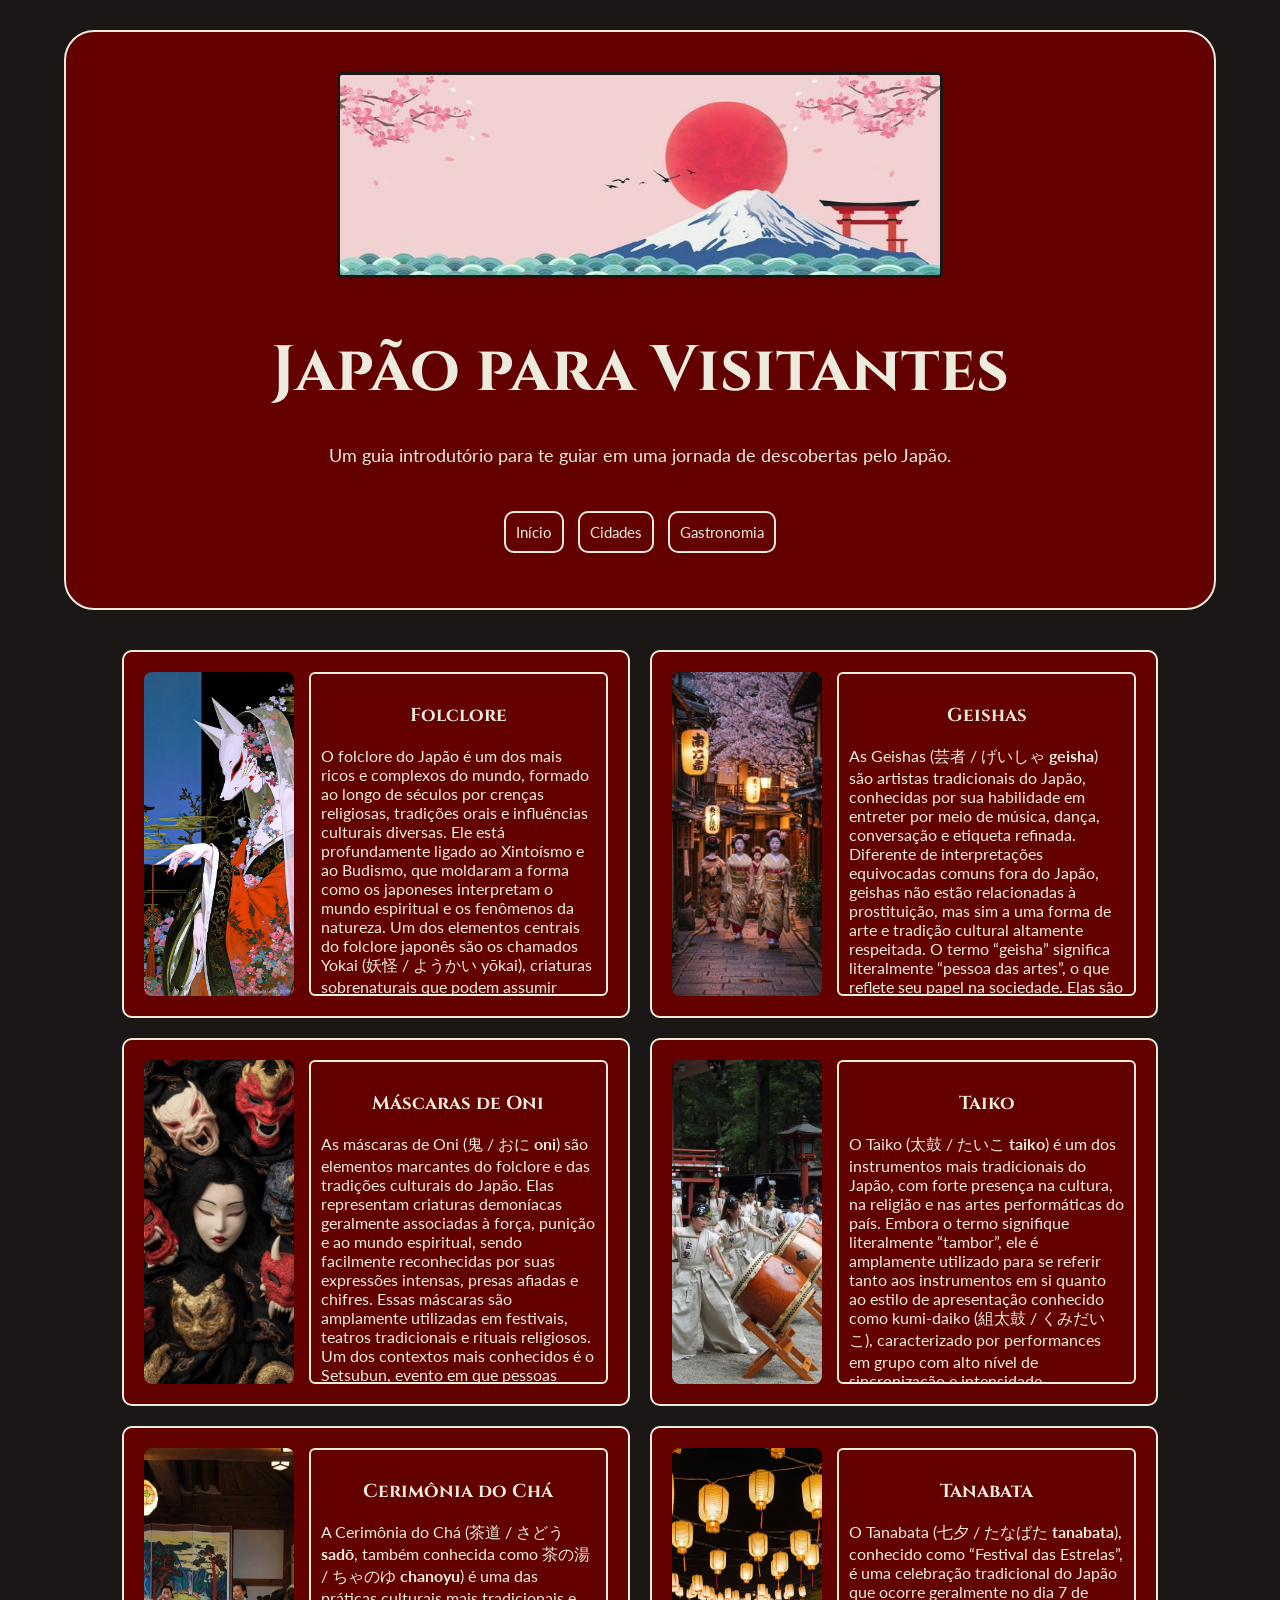
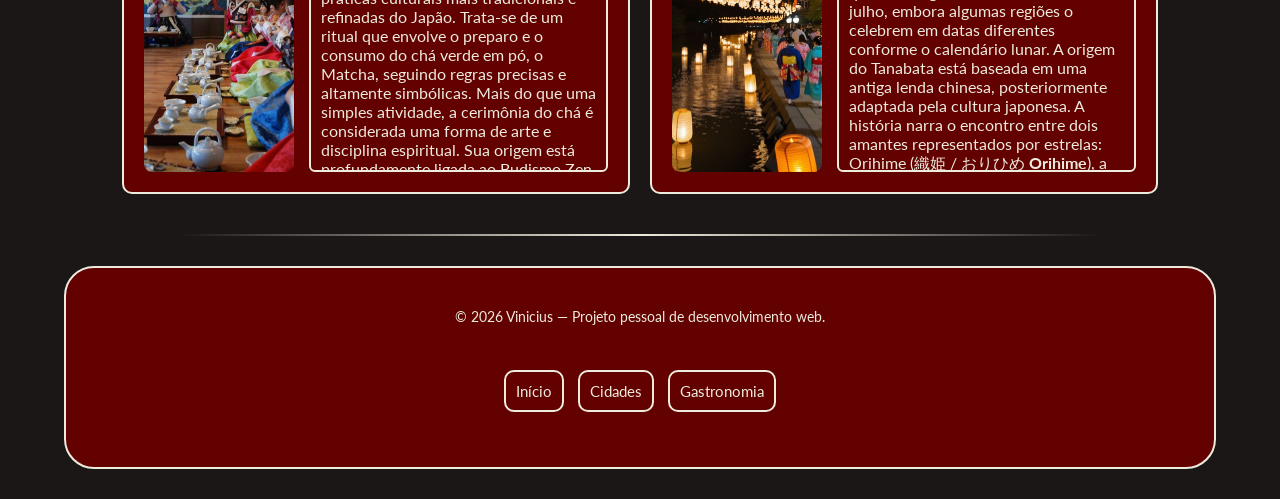
<file: tradicoes.html>
<!DOCTYPE html>
<html lang="pt-br">
<head>
    <meta charset="UTF-8">
    <meta name="viewport" content="width=device-width, initial-scale=1.0">
    <title>日本 Para Visitantes</title>
    <link rel="stylesheet" href="style.css">
    <link href="https://fonts.googleapis.com/css2?family=Cinzel&family=Lato:wght@400;700&display=swap" rel="stylesheet">
</head>
    <header>
        <img class="bannercenter" src="imagens/japan-banner.jpg" width="600" height="200" alt="Bandeira do Japão">

            <h1 class="titulo1">Japão para Visitantes</h1>
            <p class="textoboasvindas">Um guia introdutório para te guiar em uma jornada de descobertas pelo Japão.</p>

    <div class="headerfooter">
        <nav>
            <a href="index.html">Início</a>
            <a href="cidades.html">Cidades</a>
            <a href="gastronomia.html">Gastronomia</a>
        </nav>
    </div>
    </header>
<body>

    <div class="grid-tradicoes">

    <div class="card-tradicao">
        <img src="imagens/Folclore.jpg" alt="Folclore">
        <div class="scroll-box">
            <h3>Folclore</h3>
            <p>O folclore do Japão é um dos mais ricos e complexos do mundo, formado ao longo de séculos por crenças religiosas, tradições orais e influências culturais diversas. Ele está profundamente ligado ao Xintoísmo e ao Budismo, que moldaram a forma como os japoneses interpretam o mundo espiritual e os fenômenos da natureza.

Um dos elementos centrais do folclore japonês são os chamados Yokai (妖怪 / ようかい yōkai), criaturas sobrenaturais que podem assumir diversas formas e comportamentos. Alguns são considerados perigosos ou travessos, enquanto outros podem ser protetores. Entre os mais conhecidos estão:

<ul>
    <li>Oni (鬼 / おに oni), criaturas semelhantes a demônios, geralmente representadas com chifres e grande força</li>
    <li>Kitsune (狐 / きつね kitsune), raposas místicas associadas à inteligência e transformação</li>
    <li>Tengu (天狗 / てんぐ tengu), seres com características de aves, ligados a montanhas e artes marciais</li>
</ul>

Outro conceito fundamental é o de Kami (神 / かみ kami), que são espíritos ou divindades do Xintoísmo. Eles podem habitar elementos naturais como árvores, rios, montanhas e até objetos. Essa crença reforça a forte conexão entre natureza e espiritualidade na cultura japonesa.

O folclore também inclui histórias de fantasmas, conhecidos como Yurei (幽霊 / ゆうれい yūrei), que geralmente são espíritos de pessoas que não encontraram descanso após a morte. Essas histórias costumam envolver emoções intensas, como vingança, tristeza ou amor não resolvido.

Além das criaturas e espíritos, o Japão possui diversas lendas tradicionais que foram transmitidas oralmente por gerações. Entre as mais conhecidas estão:

<ul>
    <li>Momotaro (桃太郎 / ももたろう Momotarō), o “menino do pêssego”</li>
    <li>Urashima Taro (浦島太郎 / うらしまたろう Urashima Tarō), a história do pescador que visita um reino submarino</li>
    <li>Kaguya-hime (かぐや姫 / Kaguya-hime), a princesa encontrada dentro de um bambu</li>
</ul>

Essas narrativas frequentemente transmitem valores morais, ensinamentos sociais e reflexões sobre a vida, o tempo e as consequências das ações humanas.

O folclore japonês continua presente na sociedade atual, influenciando festivais, artes, animes, filmes e jogos. Ele não é apenas um conjunto de histórias antigas, mas uma parte ativa da identidade cultural do Japão, conectando o passado com o presente de forma contínua e significativa.</p>
        </div>
    </div>

    <div class="card-tradicao">
        <img src="imagens/Geishas.jpg" alt="Geishas">
        <div class="scroll-box">
            <h3>Geishas</h3>
            <p>As Geishas (芸者 / げいしゃ <strong>geisha</strong>) são artistas tradicionais do Japão, conhecidas por sua habilidade em entreter por meio de música, dança, conversação e etiqueta refinada. Diferente de interpretações equivocadas comuns fora do Japão, geishas não estão relacionadas à prostituição, mas sim a uma forma de arte e tradição cultural altamente respeitada.

O termo “geisha” significa literalmente “pessoa das artes”, o que reflete seu papel na sociedade. Elas são treinadas desde jovens em diversas habilidades, incluindo instrumentos tradicionais como o shamisen, canto, dança clássica e cerimônias culturais. Durante o período de aprendizado, são chamadas de “maiko” (舞妓 / まいこ *maiko*), especialmente na região de Quioto, onde essa tradição é mais preservada.

A formação de uma geisha pode levar anos, exigindo disciplina rigorosa e dedicação constante. Além das artes, elas também aprendem comportamento social, linguagem formal e como interagir com convidados de maneira elegante e respeitosa.

A aparência das geishas é um dos seus aspectos mais marcantes. Elas utilizam quimonos elaborados, maquiagem tradicional com o rosto branco, lábios destacados e penteados específicos que variam conforme o nível de experiência. Cada detalhe visual possui significado cultural e indica o estágio de formação da artista.

As apresentações geralmente ocorrem em casas tradicionais chamadas “ochaya”, onde convidados participam de encontros privados com música, dança e conversas. Esses eventos são considerados experiências culturais exclusivas e formais.

Atualmente, o número de geishas é menor do que no passado, mas a tradição ainda é preservada, especialmente em regiões históricas. Elas continuam sendo um símbolo importante da cultura japonesa, representando elegância, disciplina e a valorização das artes tradicionais.

De forma geral, as geishas representam uma das expressões mais refinadas da cultura do Japão, mantendo viva uma tradição que atravessa gerações e continua a despertar interesse no mundo inteiro.
</p>
        </div>
    </div>

    <div class="card-tradicao">
        <img src="imagens/Mascaras.jpg" alt="Máscaras de Oni">
        <div class="scroll-box">
            <h3>Máscaras de Oni</h3>
            <p>As máscaras de Oni (鬼 / おに <strong>oni</strong>) são elementos marcantes do folclore e das tradições culturais do Japão. Elas representam criaturas demoníacas geralmente associadas à força, punição e ao mundo espiritual, sendo facilmente reconhecidas por suas expressões intensas, presas afiadas e chifres.

Essas máscaras são amplamente utilizadas em festivais, teatros tradicionais e rituais religiosos. Um dos contextos mais conhecidos é o Setsubun, evento em que pessoas usam máscaras de oni enquanto outras lançam grãos de soja para “expulsar os maus espíritos”, simbolizando a purificação e a chegada de boa sorte.

Apesar da aparência ameaçadora, os oni nem sempre são vistos apenas como figuras malignas. Em algumas interpretações, eles atuam como guardiões ou representações de forças da natureza e emoções humanas, como raiva, inveja ou desejo. Assim, as máscaras também carregam um significado simbólico, funcionando como uma forma de representar e compreender aspectos negativos da condição humana.

No teatro tradicional japonês, especialmente em estilos como o Teatro Noh, máscaras semelhantes são utilizadas para expressar diferentes emoções e personagens, embora nem todas representem oni especificamente. O uso dessas máscaras permite transmitir sentimentos de forma estilizada e impactante.

As máscaras de oni também aparecem em decorações, artesanato e até na arquitetura, sendo colocadas em casas ou templos como forma de proteção espiritual. Acredita-se que sua presença possa afastar energias negativas e trazer segurança ao ambiente.

Visualmente, as cores das máscaras podem variar e possuem significados distintos. Por exemplo, oni vermelhos costumam representar agressividade e força, enquanto oni azuis podem simbolizar tristeza ou aspectos mais controlados do mal.

De forma geral, as máscaras de oni vão além de um simples objeto visual. Elas representam uma combinação de folclore, espiritualidade e expressão artística, mantendo-se como um símbolo relevante da cultura japonesa até os dias atuais.</p>
        </div>
    </div>

    <div class="card-tradicao">
        <img src="imagens/taiko-festival.jpg" alt="Taiko">
        <div class="scroll-box">
            <h3>Taiko</h3>
            <p>O Taiko (太鼓 / たいこ <strong>taiko</strong>) é um dos instrumentos mais tradicionais do Japão, com forte presença na cultura, na religião e nas artes performáticas do país. Embora o termo signifique literalmente “tambor”, ele é amplamente utilizado para se referir tanto aos instrumentos em si quanto ao estilo de apresentação conhecido como <strog>kumi-daiko (組太鼓 / くみだいこ)</strog>, caracterizado por performances em grupo com alto nível de sincronização e intensidade.

Historicamente, o taiko possui origens antigas, sendo utilizado em contextos militares, religiosos e comunitários. Em tempos antigos, era empregado para marcar ritmo em batalhas, transmitir sinais e também em cerimônias xintoístas e budistas, reforçando sua ligação com o Xintoísmo e o Budismo.

Com o passar do tempo, o taiko evoluiu para uma forma de expressão artística. As apresentações modernas envolvem movimentos corporais amplos, coordenação precisa e forte impacto sonoro, transformando o ato de tocar em uma performance visual e auditiva. Os músicos utilizam baquetas chamadas “bachi” (ばち), e cada movimento é cuidadosamente ensaiado.

Existem diferentes tipos de taiko, variando em tamanho, formato e função. Entre os principais estão:

<ul>
    <li><strong>Odaiko (大太鼓 / おおだいこ)</strong>: tambor de grande porte, com som profundo e potente</li>
    <li><strong>Shime-daiko (締め太鼓 / しめだいこ)</strong>: menor e com afinação mais aguda</li>
    <li><strong>Okedo-daiko (桶胴太鼓 / おけどうだいこ)</strong>: formato cilíndrico, mais leve e portátil</li>
</ul>

O taiko é frequentemente utilizado em festivais tradicionais japoneses, acompanhando danças, celebrações sazonais e eventos comunitários. Seu som forte e ritmado tem a função de energizar o ambiente e unir os participantes.

Além disso, grupos de taiko se apresentam em palcos ao redor do mundo, levando essa tradição para um contexto contemporâneo e internacional. Mesmo com adaptações modernas, o instrumento mantém sua essência cultural e simbólica.

De forma geral, o taiko representa força, disciplina e coletividade. Sua prática envolve não apenas habilidade musical, mas também coordenação física e conexão entre os integrantes do grupo, tornando-o uma das expressões culturais mais impactantes do Japão.
</p>
        </div>
    </div>

    <div class="card-tradicao">
        <img src="imagens/cerimonia-do-cha.jpg" alt="Cerimônia do Chá">
        <div class="scroll-box">
            <h3>Cerimônia do Chá</h3>
            <p>A Cerimônia do Chá (茶道 / さどう <strong>sadō</strong>, também conhecida como 茶の湯 / ちゃのゆ <strong>chanoyu</strong>) é uma das práticas culturais mais tradicionais e refinadas do Japão. Trata-se de um ritual que envolve o preparo e o consumo do chá verde em pó, o Matcha, seguindo regras precisas e altamente simbólicas.

Mais do que uma simples atividade, a cerimônia do chá é considerada uma forma de arte e disciplina espiritual. Sua origem está profundamente ligada ao Budismo Zen, que influenciou seus princípios centrais: harmonia (和 / わ <strong>wa</strong>), respeito (敬 / けい <strong>kei</strong>), pureza (清 / せい <strong>sei</strong>) e tranquilidade (寂 / じゃく <strong>jaku</strong>). Esses valores orientam não apenas o ritual, mas também a postura mental dos participantes.

Durante a cerimônia, cada movimento é cuidadosamente planejado, desde a limpeza dos utensílios até a forma de servir e receber o chá. O ambiente também é preparado com atenção aos detalhes, incluindo a escolha de objetos, disposição do espaço e elementos decorativos, sempre buscando simplicidade e equilíbrio.

Os utensílios utilizados possuem grande importância, como a tigela de chá (chawan), o batedor de bambu (chasen) e a colher (chashaku). Cada item é selecionado de acordo com a estação do ano e o tipo de cerimônia, reforçando a conexão com a natureza e o tempo.

A participação na cerimônia exige comportamento respeitoso e silencioso. Gestos como a forma de segurar a tigela, girá-la antes de beber e expressar gratidão fazem parte do ritual, demonstrando consideração pelo anfitrião e pela experiência compartilhada.

Historicamente, a cerimônia do chá foi praticada por monges, samurais e membros da elite, mas ao longo do tempo tornou-se acessível a diferentes grupos sociais. Atualmente, ela continua sendo ensinada e preservada como uma tradição viva, especialmente em cidades com forte herança cultural.

Além do aspecto formal, o chá também está presente no cotidiano japonês, sendo consumido de maneira simples em diversos contextos. No entanto, a cerimônia representa sua forma mais elevada, combinando estética, disciplina e espiritualidade.

De forma geral, a cerimônia do chá simboliza a valorização do momento presente, da simplicidade e da conexão entre as pessoas. É uma prática que transcende o ato de beber chá, funcionando como uma expressão profunda da filosofia e da cultura japonesa.</p>
        </div>
    </div>

<div class="card-tradicao">
    <img src="imagens/tanabata-festival.jpg" alt="Tanabata">
    <div class="scroll-box">
        <h3>Tanabata</h3>
        <p>O Tanabata (七夕 / たなばた <strong>tanabata</strong>), conhecido como “Festival das Estrelas”, é uma celebração tradicional do Japão que ocorre geralmente no dia 7 de julho, embora algumas regiões o celebrem em datas diferentes conforme o calendário lunar.

A origem do Tanabata está baseada em uma antiga lenda chinesa, posteriormente adaptada pela cultura japonesa. A história narra o encontro entre dois amantes representados por estrelas: Orihime (織姫 / おりひめ <strong>Orihime</strong>), a princesa tecelã, e Hikoboshi (彦星 / ひこぼし <strong>Hikoboshi</strong>), o pastor. Segundo a lenda, eles foram separados pela Via Láctea e só podem se encontrar uma vez por ano, no sétimo dia do sétimo mês.

Durante o festival, é comum escrever desejos em tiras de papel coloridas chamadas “tanzaku” (短冊 / たんざく <strong>tanzaku</strong>) e pendurá-las em galhos de bambu. Esses desejos podem envolver saúde, sucesso, felicidade ou objetivos pessoais, simbolizando esperança e aspiração para o futuro.

As ruas e espaços públicos costumam ser decorados com enfeites coloridos, feitos de papel e outros materiais, criando um ambiente visualmente marcante. Cada decoração possui significados específicos, muitas vezes relacionados à prosperidade, habilidade e proteção.

O Tanabata também inclui eventos comunitários, apresentações culturais e, em algumas regiões, desfiles e festividades locais. Embora não seja um feriado nacional, é amplamente celebrado e possui forte valor simbólico.

A tradição reflete temas como amor, perseverança e a importância dos sonhos, além de reforçar a conexão entre elementos naturais e crenças culturais. A observação das estrelas durante o período também faz parte do simbolismo, remetendo diretamente à lenda que inspira o festival.

De forma geral, o Tanabata representa uma combinação de mito, tradição e expressão pessoal, sendo uma das celebrações mais poéticas da cultura japonesa. Ele destaca a valorização dos desejos humanos e a crença na possibilidade de realização, mesmo diante de obstáculos.</p>
    </div>
</div>

</div>

<hr>
    <footer>
        <p class="centerfooter">© 2026 Vinicius — Projeto pessoal de desenvolvimento web.</p>
    <div class="headerfooter">
        <nav class="navegação">
            <a href="index.html">Início</a>
            <a href="cidades.html">Cidades</a>
            <a href="gastronomia.html">Gastronomia</a>
        </nav>
    </div>
    </footer>
</body>
</html>
</file>
<file: style.css>
@charset "UTF-8";

body {
    background-color: #1B1717;
    color: #EDEBDD;
    width: 90%;
    margin: 30px auto;
}

header, footer {
    background-color: #630000;
    border-radius: 30px;
    border: 2px solid #EDEBDD;
}
header {
    padding: 20px 20px 40px 20px;
}
footer {
    padding: 20px 20px 40px 20px;
}

.bannercenter {
    display: block;
    max-width: 100%;
    margin: 20px auto 50px auto;
    border-radius: 5px;
    border: 3px solid #1B1717;
}

.headerfooter {
    text-align: center;
    margin: 40px auto 10px auto;
    width: 90%;
}
.headerfooter nav a {
    color: #EDEBDD;
    text-decoration: none;
    font-size: 15px;
    background-color: #630000;
    padding: 10px 10px;
    text-align: center;
    border-radius: 10px;
    border: 2px solid #EDEBDD;
    margin: 5px;
    display: inline-block;
    transition: transform 0.3s margin 0.3s;
}
.headerfooter nav a:hover {
    background-color: #EDEBDD;
    color: #630000;
    border: 2px solid #630000;
    transform: scale(1.2);
    margin: 0 11px;
}

hr {
    border: none;
    height: 2px;
    background: linear-gradient(to right, transparent, #EDEBDD, transparent);
    width: 80%;
    margin: 30px auto;
}

h1, h2, h3 {
    font-family: 'Cinzel', serif;
}

p, a, nav {
    font-family: 'Lato', sans-serif;
}

.titulo1 {
    text-align: center;
    font-size: clamp(30px, 5vw, 70px);
    margin: 20px auto 30px auto;
}

.textoboasvindas {
    text-align: center;
    font-size: clamp(14px, 2vw, 18px);
    margin: 20px auto 25px auto;
}

.boasvindas {
    text-align: center;
    font-size: clamp(18px, 3vw, 30px);
    margin: 20px auto;
    border-radius: 13px;
    border: 2px solid #EDEBDD;
    padding: 20px;
    background-color: #630000;
    width: 80%;
    color: #EDEBDD;
}

.imagemdeapresentação {
    display: block;
    max-width: 95%;
    max-height: 500%;
    margin: 35px auto 50px auto;
    border-radius: 15px;
    border: 2px solid #EDEBDD;
}

.sobre {
    font-size: clamp(14px, 2vw, 20px);
    background-color: #630000;
    color: #EDEBDD;
    border-radius: 20px;
    border: 2px solid #EDEBDD;
    padding: 20px;
    margin-top: 30px;
}

.titulocards {
    text-align: center;
    font-size: clamp(18px, 3vw, 30px);
    margin: 20px auto;
    border-radius: 13px;
    border: 2px solid #EDEBDD;
    padding: 20px;
    background-color: #630000;
    width: 80%;
    color: #EDEBDD;
}

.cardflex {
    display: flex;
    gap: 30px;
    margin: 5vh auto;
    width: 90% ;
    flex-wrap: wrap;
}
.cardflex h3 {
    font-size: 50px;
    margin: 30px 0px;
}

.cardflex > div {
    transition: transform 0.5s;
}
.cardflex > div:hover {
    transform: translateY(-15px);
    box-shadow: 0px 10px 20px rgba(0, 0, 0, 0.5);
}

.cardcities {
    background-color: #630000;
    border: 2px solid #EDEBDD;
    border-radius: 10px;
    border-width: 2px;
    padding: 20px;
    flex: 1;
    text-align: center;
    font-size: 20px;
}

.cardpoints {
    color: #1B1717;
    background-color: #EDEBDD;
    border: 2px solid #630000;
    border-radius: 10px;
    border-width: 2px;
    padding: 20px;
    flex: 1;
    text-align: center;
    font-size: 20px;
}

.centerfooter {
    text-align: center;
    font-size: 14px;
    margin: 20px auto 20px auto;
}

.cards-container {
    display: flex;
    flex-direction: column;
    gap: 15px;
    margin: 40px 0;
}

.cidade-card {
    display: flex;
    align-items: center;
    gap: 20px;
    background-color: #630000;
    border: 2px solid #EDEBDD;
    border-radius: 10px;
    padding: 15px;
    text-decoration: none;
    color: #EDEBDD;
    transition: transform 0.5s, box-shadow 0.5s;
}

.cidade-card:hover {
    transform: translateX(30px);
    box-shadow: 0px 10px 20px rgba(0, 0, 0, 0.5);
}

.cidade-card img {
    width: 200px;
    height: 120px;
    object-fit: cover;
    border-radius: 8px;
    flex-shrink: 0;
}

.cidade-card h2 {
    font-family: 'Cinzel', serif;
    font-size: 28px;
}

.headerfootercidades {
    text-align: center;
    margin: 40px auto 10px auto;
    width: 90%;
}
.headerfootercidades nav a {
    color: #EDEBDD;
    text-decoration: none;
    font-size: 15px;
    background-color: #630000;
    padding: 10px 15px;
    text-align: center;
    border-radius: 10px;
    border: 2px solid #EDEBDD;
    margin: 5px;
    display: inline-block;
    transition: transform 0.5s margin 0.5s;
}
.headerfootercidades nav a:hover {
    background-color: #EDEBDD;
    color: #630000;
    border: 2px solid #630000;
    transform: scale(1.1);
    margin: 5px 11px;
}

.apresentação-cidades-pontos {
    text-align: center;
    font-size: clamp(14px, 2vw, 20px);
    background-color: #EDEBDD;
    color: #1B1717;
    border-radius: 20px;
    border: 2px solid #630000;
    padding: 20px;
    margin: 0 auto;
    width: 90%;
}

.apresentação-cidades-pontos h1 {
    text-align: center;
    margin-bottom: 20px;
}

.conteudo-cidades-pontos{
    display: flex;
    align-items: center;
    justify-content: space-around;
    gap: 20px;
    padding-bottom: 20px;
}

.apresentação-cidades-pontos img {
    width: 32%;
    border-radius: 10px;;
    border: 2px solid #630000;
    transition: transform 0.5s, box-shadow 0.5s;
}
.conteudo-cidades-pontos img:hover {
    transform: scale(1.05);
    box-shadow: 0px 10px 20px rgba(0, 0, 0, 0.3);
}

.conteudo-cidades-pontos p {
    max-width: 550px;
    max-height: 500px;
    overflow-y: auto;
    box-sizing: border-box;
    text-align: justify;
    padding-right: 10px;
    transition: transform 0.5s, box-shadow 0.5s;
    padding: 10px;
    border-radius: 6px;
        border: 2px solid #630000;
}
.conteudo-cidades-pontos p:hover {
    transform: scale(1.02);
    box-shadow: 0px 10px 20px rgba(0, 0, 0, 0.3);
}

.conteudo-cidades-pontos p::-webkit-scrollbar {
    width: 6px;
}

.conteudo-cidades-pontos p::-webkit-scrollbar-track {
    background: #EDEBDD;
}

.conteudo-cidades-pontos p::-webkit-scrollbar-thumb {
    background-color: #630000;
    border-radius: 10px;
}


/* CONTEUDO INVERTIDO */
.conteudo-cidades-pontos.invertido {
    flex-direction: row-reverse;
}

.apresentação-pontos-turisticos {
    text-align: center;
    justify-content: space-around;
    font-size: clamp(14px, 2vw, 20px);
    background-color: #630000;
    color: #EDEBDD;
    border-radius: 20px;
    border: 2px solid #EDEBDD;
    padding: 20px;
    margin: 0 auto;
    width: 90%;
}

.conteudo-cidades-pontos.invertido {
    margin: 0 auto;
}

.conteudo-cidades-pontos.invertido img {
    width: 25%;
    border-radius: 10px;
    border: 2px solid #EDEBDD;
    transition: transform 0.5s, box-shadow 0.5s;
}

.conteudo-cidades-pontos.invertido p {
    max-width: 550px;
    max-height: 500px;
    overflow-y: auto;
    box-sizing: border-box;
    text-align: justify;
    padding-right: 10px;
    transition: transform 0.5s, box-shadow 0.5s;
    padding: 10px;
    border-radius: 6px;
        border: 2px solid #EDEBDD;
}
.conteudo-cidades-pontos.invertido p::-webkit-scrollbar {
    width: 6px;
}

.conteudo-cidades-pontos.invertido p::-webkit-scrollbar-track {
    background: #630000;
}

.conteudo-cidades-pontos.invertido p::-webkit-scrollbar-thumb {
    background-color: #EDEBDD;
    border-radius: 10px;
}


/* PÁGINA DAS TRADIÇÕES */

.grid-tradicoes {
    display: grid;
    grid-template-columns: 1fr 1fr;
    gap: 20px;
    margin: 40px 0;
    width: 90%;
    margin-left: auto;
    margin-right: auto;
}

.card-tradicao {
    background-color: #630000;
    border: 2px solid #EDEBDD;
    border-radius: 10px;
    padding: 20px;
    display: flex;
    align-items: center;
    justify-content: space-around;
    gap: 15px;
    transition: transform 0.3s, box-shadow 0.3s;
}

.card-tradicao:hover {
    transform: translateY(-5px);
    box-shadow: 0px 10px 20px rgba(0, 0, 0, 0.5);
}

.card-tradicao img {
    width: clamp(80px, 100%, 150px);
    height: 100%;
    object-fit: cover;
    border-radius: 8px;
    flex-shrink: 0;
}

/*.card-tradicao:last-child {
    grid-column: 1 / -1;
    width: 50%;
    margin: 0 auto;
}*/

.scroll-box {
    max-height: 300px;
    overflow-y: auto;
    padding: 10px;
    border: 2px solid #EDEBDD;
    border-radius: 6px;
    text-align: left;
    flex: 1;
    min-width: 0;
}

.scroll-box h3 {
    text-align: center;
}

.scroll-box::-webkit-scrollbar {
    width: 6px;
}

.scroll-box::-webkit-scrollbar-track {
    background: #630000;
}

.scroll-box::-webkit-scrollbar-thumb {
    background-color: #EDEBDD;
    border-radius: 10px;
}

/* telas menores — vira 1 coluna */
@media (max-width: 600px) {
    .grid-tradicoes {
        grid-template-columns: 1fr;
    }

    .card-tradicao:last-child {
        width: 100%;
    }

    .card-tradicao {
        flex-direction: column;
    }

    .card-tradicao img {
        width: 100%;
        height: 150px;
    }
}


/* PÁGINA DA GASTRONOMIA */
</file>
